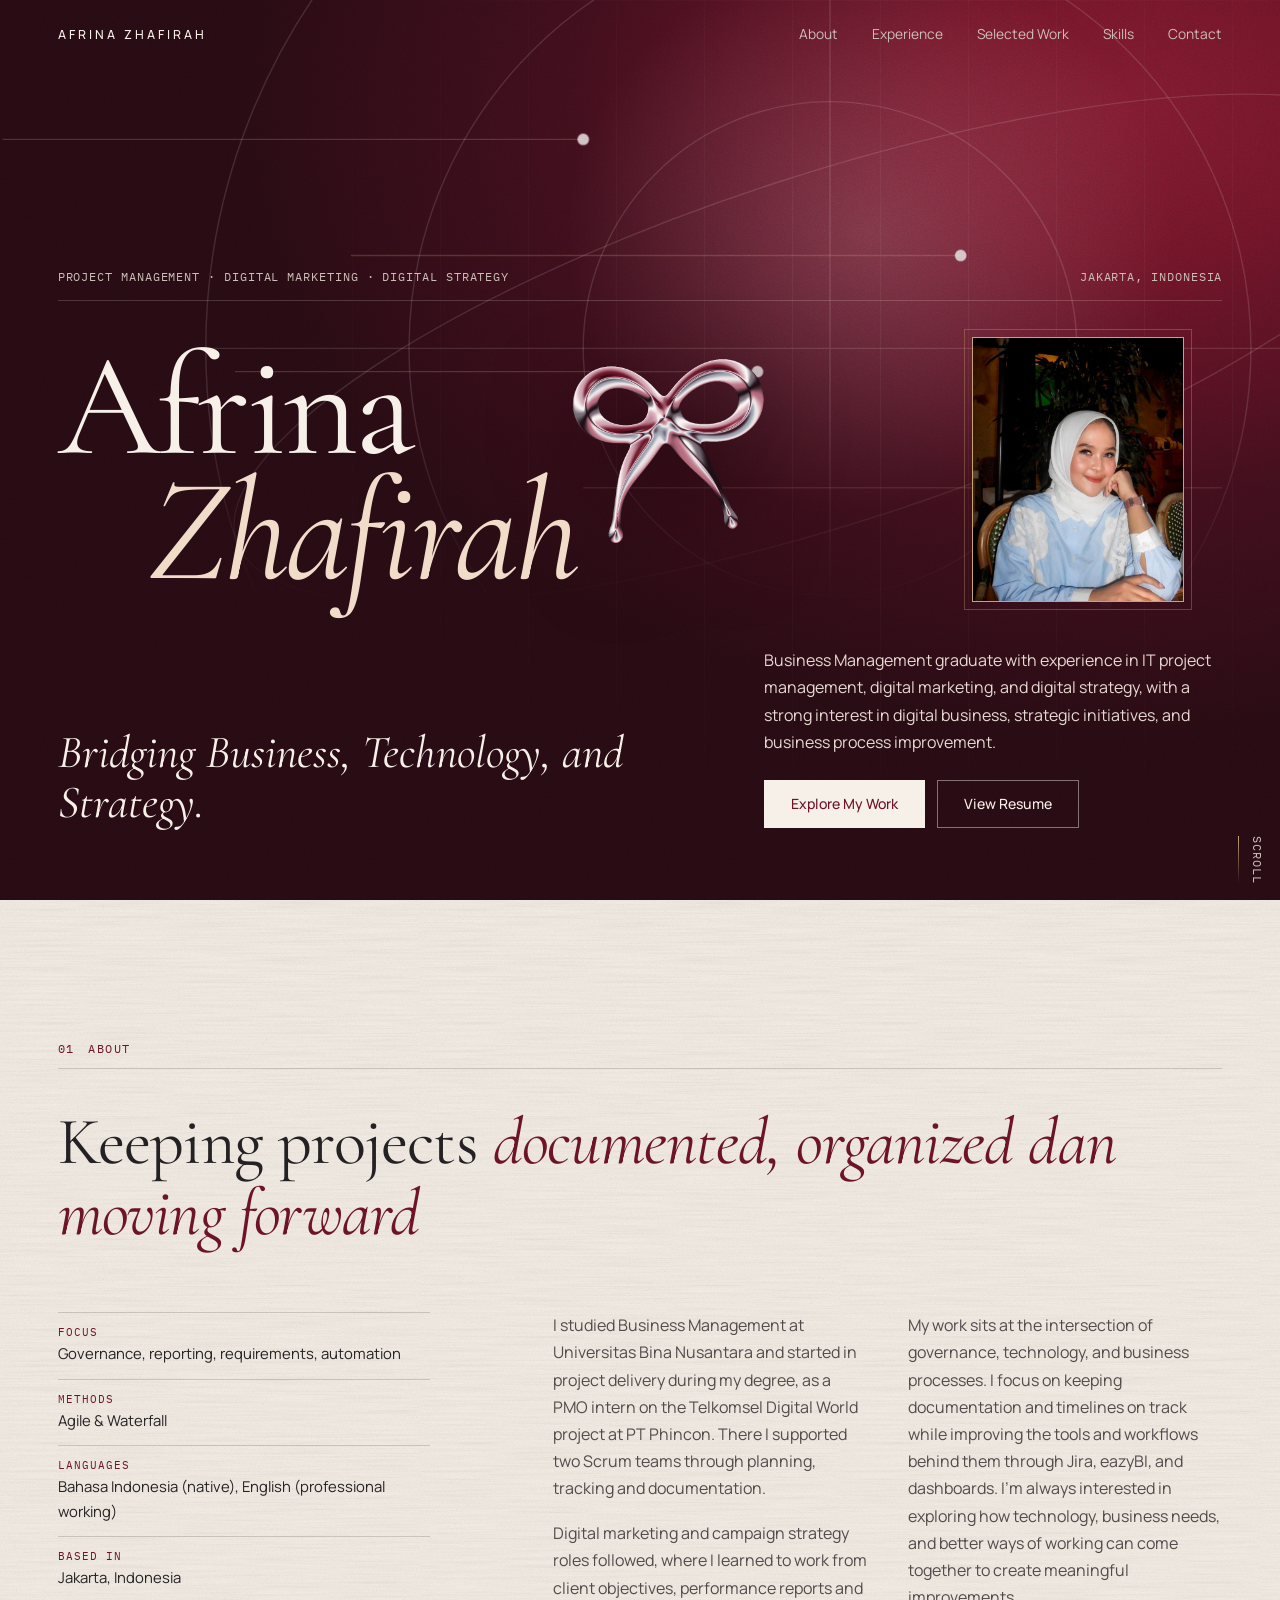
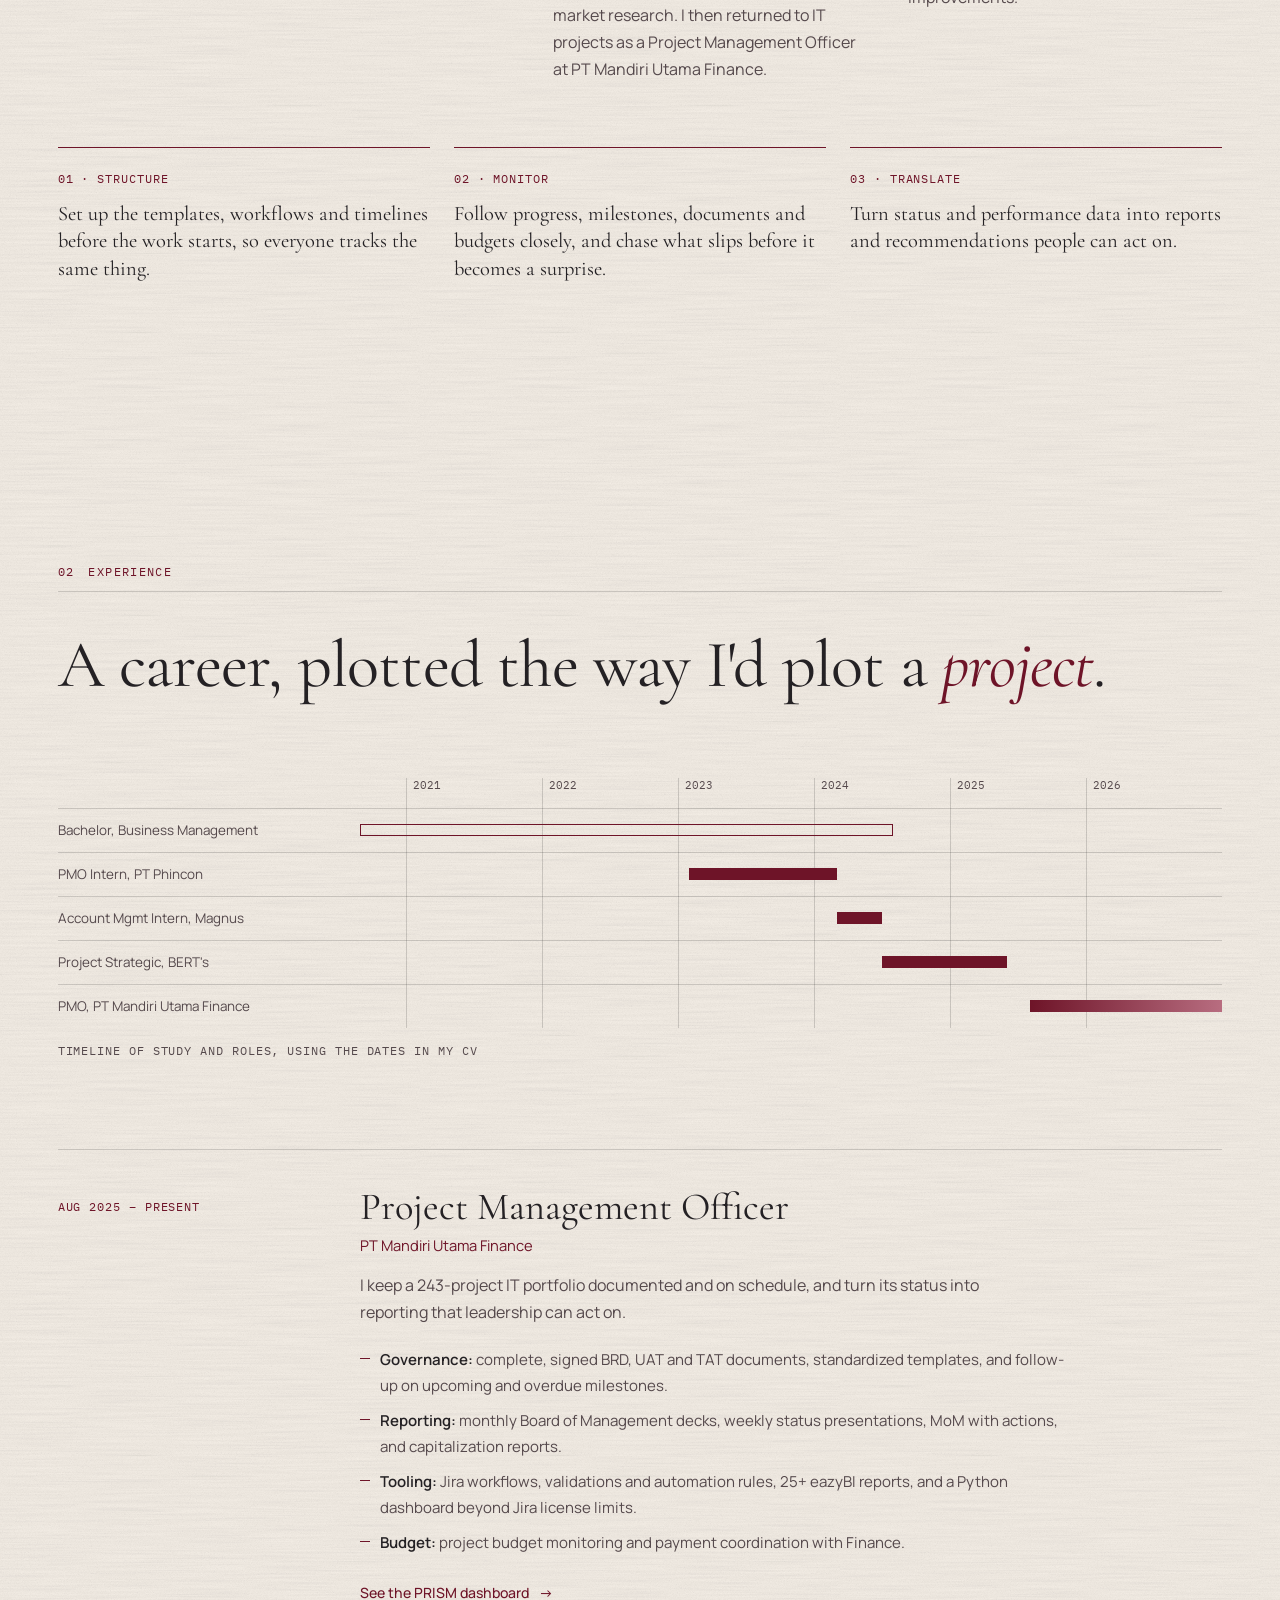
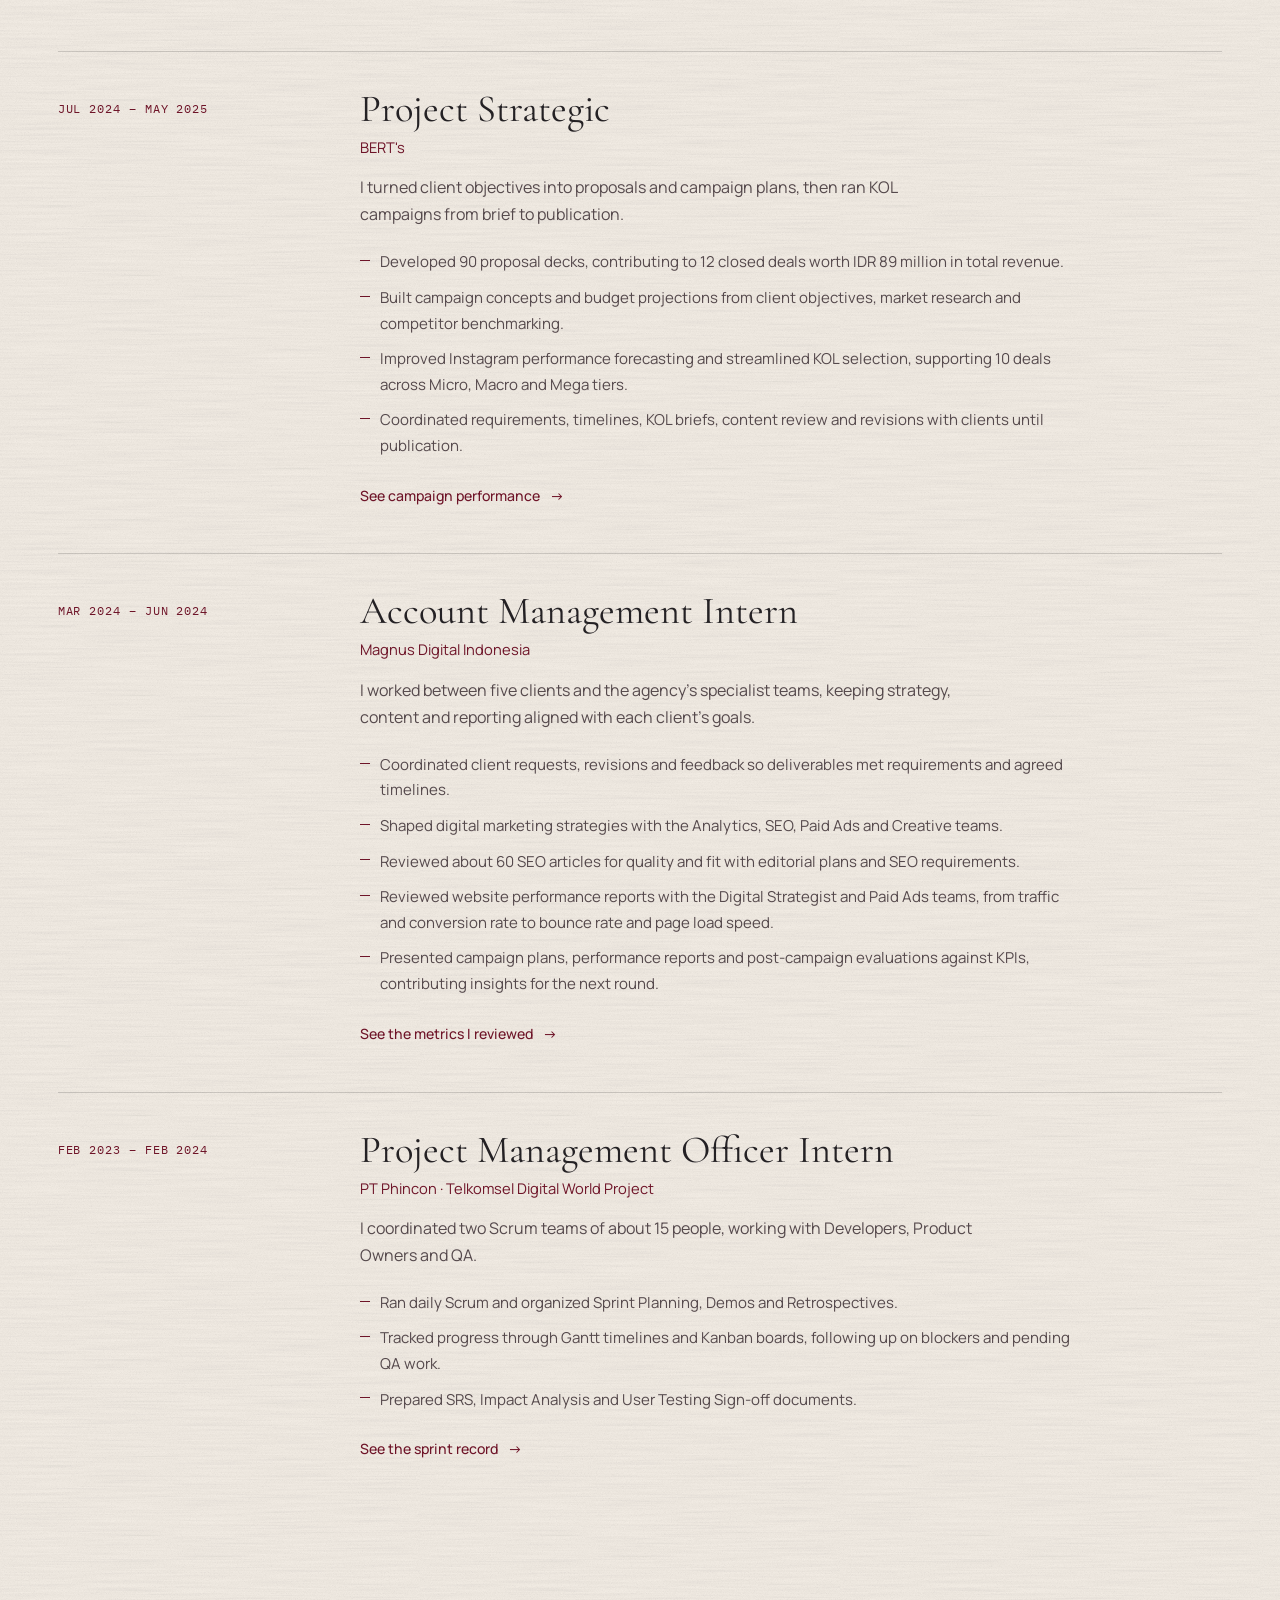
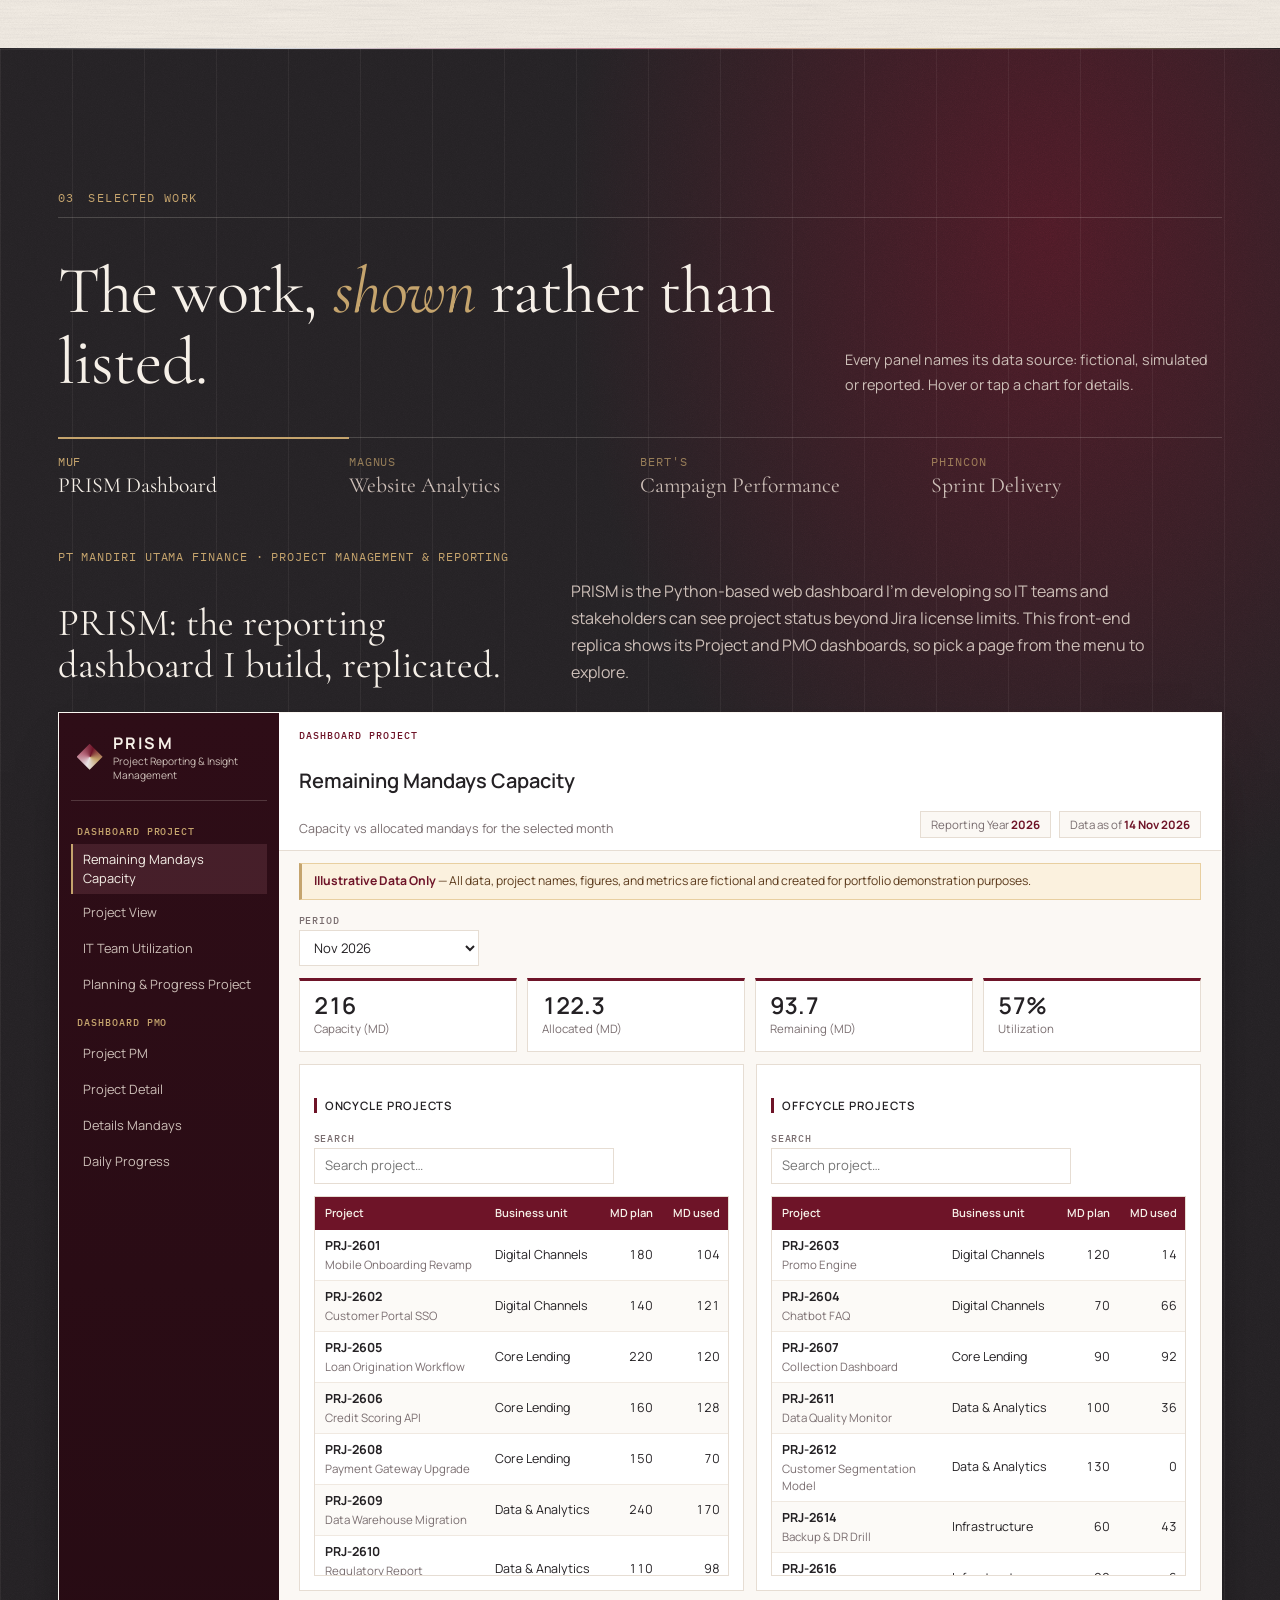
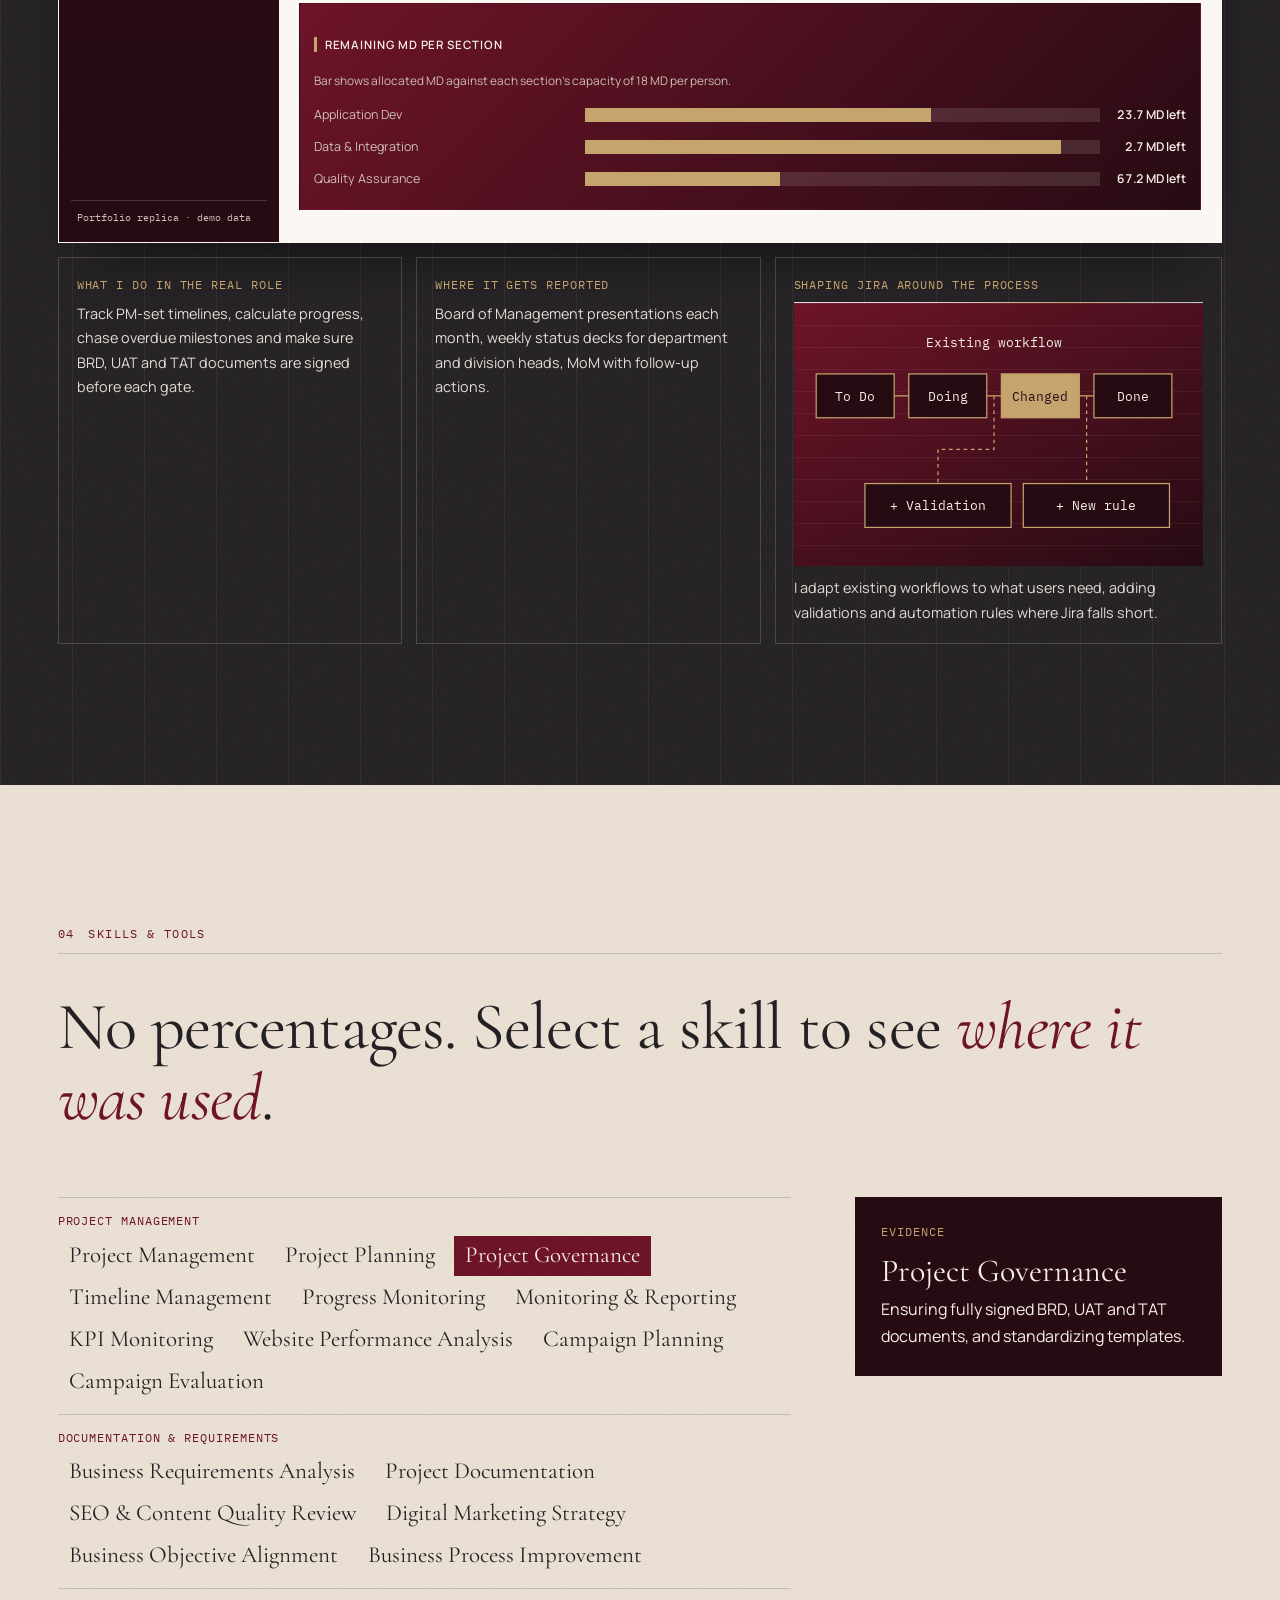
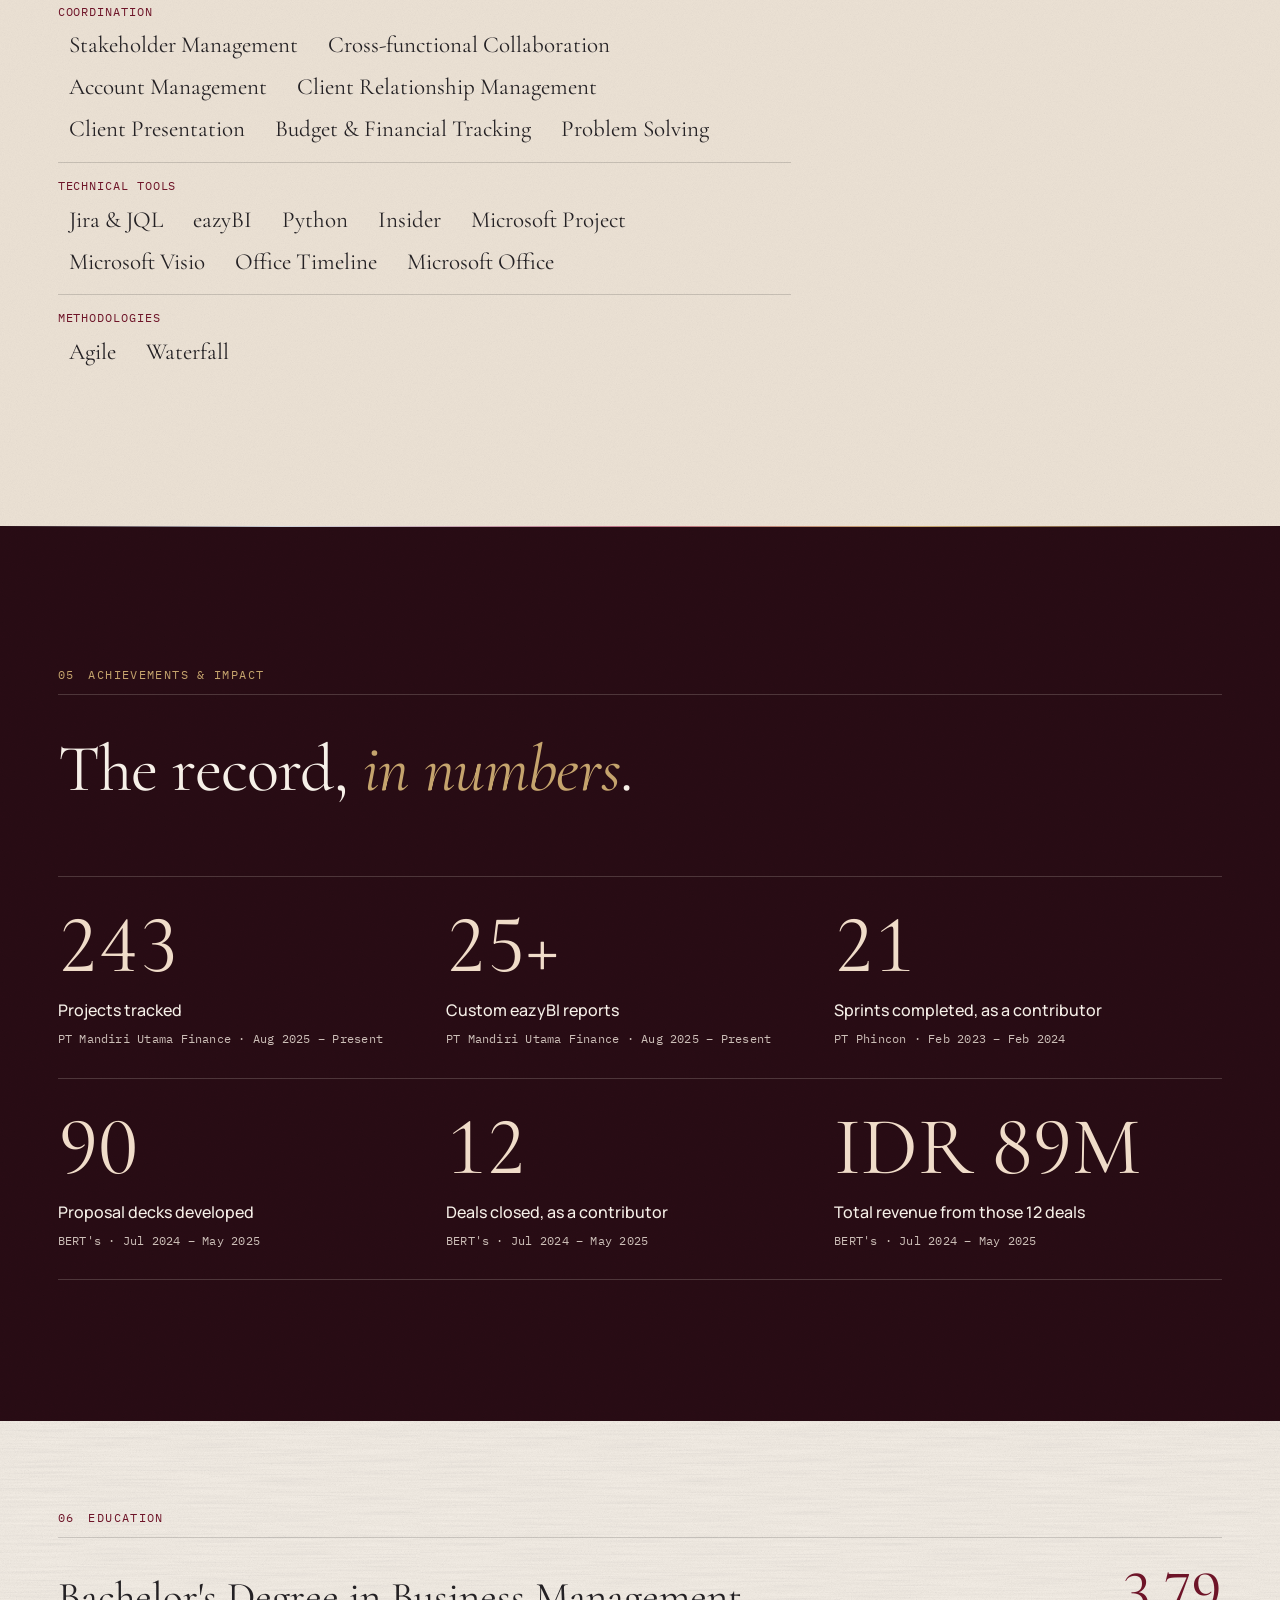
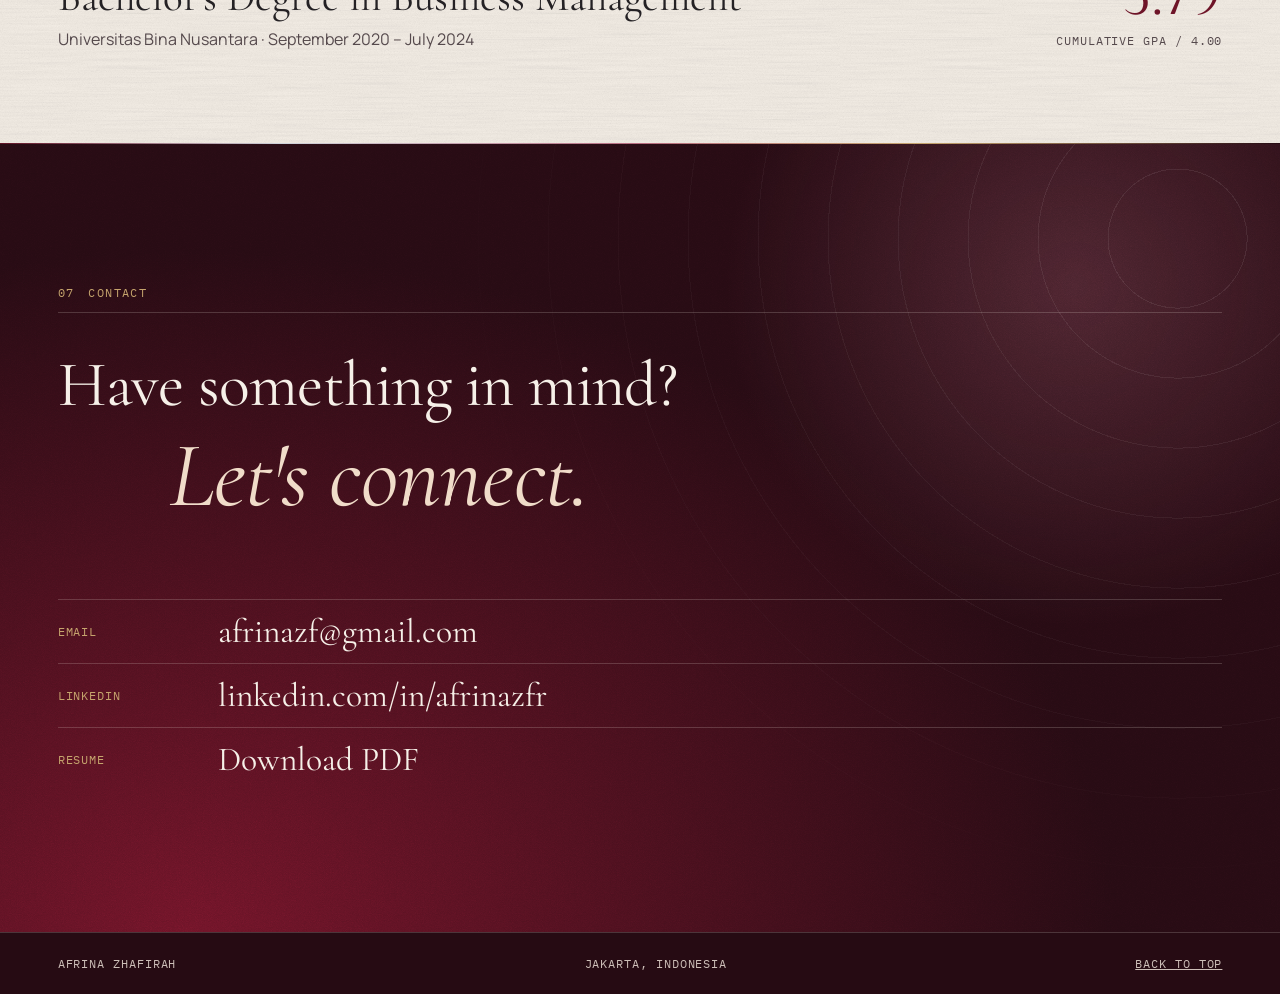
<file: index.html>
<!doctype html>
<html lang="en">
<head>
  <meta charset="utf-8">
  <meta name="viewport" content="width=device-width, initial-scale=1">
  <title>Afrina Zhafirah | Project Management, Digital Marketing &amp; Strategy</title>
  <meta name="description" content="Portfolio of Afrina Zhafirah, a Business Management graduate in Jakarta with experience across IT project management, digital marketing and digital strategy.">
  <meta property="og:title" content="Afrina Zhafirah | Project Management, Digital Marketing &amp; Strategy">
  <meta property="og:description" content="Bridging business, technology, and strategy: project monitoring and reporting, website performance and campaign evaluation.">
  <meta property="og:type" content="website">
  <meta property="og:url" content="https://afrinazfr.github.io/Portfolio/">
  <meta property="og:image" content="https://afrinazfr.github.io/Portfolio/assets/og-image.png">
  <meta property="og:image:width" content="1200">
  <meta property="og:image:height" content="630">
  <meta property="og:image:alt" content="Afrina Zhafirah, Project Management, Digital Marketing and Digital Strategy portfolio">
  <meta name="twitter:card" content="summary_large_image">
  <meta name="theme-color" content="#260B13">
  <link rel="icon" href="assets/favicon.svg" type="image/svg+xml">
  <link rel="preconnect" href="https://fonts.googleapis.com">
  <link rel="preconnect" href="https://fonts.gstatic.com" crossorigin>
  <link href="https://fonts.googleapis.com/css2?family=Cormorant+Garamond:ital,wght@0,400;0,500;0,600;1,400;1,500&family=IBM+Plex+Mono:wght@400;500&family=Manrope:wght@400;500;600&display=swap" rel="stylesheet">
  <link rel="stylesheet" href="css/styles.css?v=20261115d">
  <script>document.documentElement.classList.add('js')</script>
</head>
<body>
  <a class="skip" href="#main">Skip to content</a>

  <header class="nav" id="nav">
    <div class="nav__inner">
      <a class="nav__mark" href="#top">Afrina Zhafirah</a>
      <button class="nav__toggle" id="navToggle" aria-expanded="false" aria-controls="navLinks">Menu</button>
      <nav id="navLinks" class="nav__links" aria-label="Primary">
        <a href="#about">About</a>
        <a href="#experience">Experience</a>
        <a href="#work">Selected Work</a>
        <a href="#skills">Skills</a>
        <a href="#contact">Contact</a>
      </nav>
    </div>
  </header>

  <main id="main">
    <!-- HERO -->
    <section class="hero" id="top">
      <svg class="hero__lines" viewBox="0 0 1000 620" preserveAspectRatio="xMaxYMid slice" aria-hidden="true">
        <g class="orbits">
          <circle cx="690" cy="240" r="170"/><circle cx="690" cy="240" r="290"/><circle cx="690" cy="240" r="430"/>
          <ellipse cx="690" cy="240" rx="430" ry="120" transform="rotate(-18 690 240)"/>
          <path d="M690 0V480M250 240H1000"/>
        </g>
        <g class="bars">
          <path d="M120 96H520"/><path d="M360 176H780"/><path d="M280 256H640"/>
          <path d="M520 336H960"/><path d="M640 416H880"/><path d="M430 496H720"/>
        </g>
        <g class="nodes">
          <circle cx="520" cy="96" r="4"/><circle cx="780" cy="176" r="4"/><circle cx="640" cy="256" r="4"/>
          <circle cx="880" cy="416" r="4"/><circle cx="720" cy="496" r="4"/>
        </g>
      </svg>
      <div class="wrap hero__body">
        <p class="mono hero__tag"><span>Project Management · Digital Marketing · Digital Strategy</span><span>Jakarta, Indonesia</span></p>
        <div class="hero__top">
          <img class="chrome" src="assets/chrome.png?v=bow2" alt="" width="900" height="900" aria-hidden="true">
          <h1 class="hero__name"><span>Afrina</span> <em>Zhafirah</em></h1>
          <!-- Portrait: save your photo as assets/portrait.jpg and it replaces this placeholder. -->
          <figure class="portrait">
            <figcaption class="mono">Portrait placeholder</figcaption>
            <img src="assets/portrait.jpg?v=2" alt="Portrait of Afrina Zhafirah" onerror="this.remove()">
          </figure>
        </div>
        <div class="hero__foot">
          <div>
            <p class="hero__headline">Bridging Business, Technology, and Strategy.</p>
          </div>
          <div>
            <p class="hero__intro">Business Management graduate with experience in IT project management, digital marketing, and digital strategy, with a strong interest in digital business, strategic initiatives, and business process improvement.</p>
            <div class="hero__cta">
              <a class="btn btn--primary" href="#work">Explore My Work</a>
              <a class="btn btn--ghost" href="resume.html">View Resume</a>
            </div>
          </div>
        </div>
      </div>
      <a class="hero__scroll mono" href="#about">Scroll<span aria-hidden="true"></span></a>
    </section>

    <!-- ABOUT -->
    <section class="sec sec--ivory" id="about">
      <div class="wrap about">
        <p class="label reveal"><span>01</span> About</p>
        <h2 class="display reveal">Keeping projects <em>documented, organized dan moving forward</em></h2>
        <div class="about__text reveal">
          <p>I studied Business Management at Universitas Bina Nusantara and started in project delivery during my degree, as a PMO intern on the Telkomsel Digital World project at PT Phincon. There I supported two Scrum teams through planning, tracking and documentation.</p>
          <p>Digital marketing and campaign strategy roles followed, where I learned to work from client objectives, performance reports and market research. I then returned to IT projects as a Project Management Officer at PT Mandiri Utama Finance.</p>
          <p>My work sits at the intersection of governance, technology, and business processes. I focus on keeping documentation and timelines on track while improving the tools and workflows behind them through Jira, eazyBI, and dashboards. I’m always interested in exploring how technology, business needs, and better ways of working can come together to create meaningful improvements.</p>
        </div>
        <dl class="facts reveal">
          <div><dt>Focus</dt><dd>Governance, reporting, requirements, automation</dd></div>
          <div><dt>Methods</dt><dd>Agile &amp; Waterfall</dd></div>
          <div><dt>Languages</dt><dd>Bahasa Indonesia (native), English (professional working)</dd></div>
          <div><dt>Based in</dt><dd>Jakarta, Indonesia</dd></div>
        </dl>
        <ol class="approach reveal" aria-label="How I work">
          <li><span class="mono">01 · Structure</span><p>Set up the templates, workflows and timelines before the work starts, so everyone tracks the same thing.</p></li>
          <li><span class="mono">02 · Monitor</span><p>Follow progress, milestones, documents and budgets closely, and chase what slips before it becomes a surprise.</p></li>
          <li><span class="mono">03 · Translate</span><p>Turn status and performance data into reports and recommendations people can act on.</p></li>
        </ol>
      </div>
    </section>

    <!-- EXPERIENCE -->
    <section class="sec sec--ivory" id="experience">
      <div class="wrap">
        <p class="label reveal"><span>02</span> Experience</p>
        <h2 class="display reveal">A career, plotted the way I'd plot a <em>project</em>.</h2>
        <figure class="gantt reveal" aria-labelledby="ganttCap">
          <div id="gantt" class="gantt__chart"></div>
          <figcaption id="ganttCap" class="mono">Timeline of study and roles, using the dates in my CV</figcaption>
        </figure>

        <div class="timeline">
          <article class="role reveal">
            <p class="role__date mono">Aug 2025 – Present</p>
            <div>
              <h3>Project Management Officer</h3>
              <p class="role__co">PT Mandiri Utama Finance</p>
              <p class="role__sum">I keep a 243-project IT portfolio documented and on schedule, and turn its status into reporting that leadership can act on.</p>
              <ul class="ticks">
                <li><strong>Governance:</strong> complete, signed BRD, UAT and TAT documents, standardized templates, and follow-up on upcoming and overdue milestones.</li>
                <li><strong>Reporting:</strong> monthly Board of Management decks, weekly status presentations, MoM with actions, and capitalization reports.</li>
                <li><strong>Tooling:</strong> Jira workflows, validations and automation rules, 25+ eazyBI reports, and a Python dashboard beyond Jira license limits.</li>
                <li><strong>Budget:</strong> project budget monitoring and payment coordination with Finance.</li>
              </ul>
              <a class="role__link" href="#work" data-open="muf">See the PRISM dashboard</a>
            </div>
          </article>

          <article class="role reveal">
            <p class="role__date mono">Jul 2024 – May 2025</p>
            <div>
              <h3>Project Strategic</h3>
              <p class="role__co">BERT's</p>
              <p class="role__sum">I turned client objectives into proposals and campaign plans, then ran KOL campaigns from brief to publication.</p>
              <ul class="ticks">
                <li>Developed 90 proposal decks, contributing to 12 closed deals worth IDR 89 million in total revenue.</li>
                <li>Built campaign concepts and budget projections from client objectives, market research and competitor benchmarking.</li>
                <li>Improved Instagram performance forecasting and streamlined KOL selection, supporting 10 deals across Micro, Macro and Mega tiers.</li>
                <li>Coordinated requirements, timelines, KOL briefs, content review and revisions with clients until publication.</li>
              </ul>
              <a class="role__link" href="#work" data-open="bert">See campaign performance</a>
            </div>
          </article>

          <article class="role reveal">
            <p class="role__date mono">Mar 2024 – Jun 2024</p>
            <div>
              <h3>Account Management Intern</h3>
              <p class="role__co">Magnus Digital Indonesia</p>
              <p class="role__sum">I worked between five clients and the agency's specialist teams, keeping strategy, content and reporting aligned with each client's goals.</p>
              <ul class="ticks">
                <li>Coordinated client requests, revisions and feedback so deliverables met requirements and agreed timelines.</li>
                <li>Shaped digital marketing strategies with the Analytics, SEO, Paid Ads and Creative teams.</li>
                <li>Reviewed about 60 SEO articles for quality and fit with editorial plans and SEO requirements.</li>
                <li>Reviewed website performance reports with the Digital Strategist and Paid Ads teams, from traffic and conversion rate to bounce rate and page load speed.</li>
                <li>Presented campaign plans, performance reports and post-campaign evaluations against KPIs, contributing insights for the next round.</li>
              </ul>
              <a class="role__link" href="#work" data-open="magnus">See the metrics I reviewed</a>
            </div>
          </article>

          <article class="role reveal">
            <p class="role__date mono">Feb 2023 – Feb 2024</p>
            <div>
              <h3>Project Management Officer Intern</h3>
              <p class="role__co">PT Phincon · Telkomsel Digital World Project</p>
              <p class="role__sum">I coordinated two Scrum teams of about 15 people, working with Developers, Product Owners and QA.</p>
              <ul class="ticks">
                <li>Ran daily Scrum and organized Sprint Planning, Demos and Retrospectives.</li>
                <li>Tracked progress through Gantt timelines and Kanban boards, following up on blockers and pending QA work.</li>
                <li>Prepared SRS, Impact Analysis and User Testing Sign-off documents.</li>
              </ul>
              <a class="role__link" href="#work" data-open="phincon">See the sprint record</a>
            </div>
          </article>
        </div>
      </div>
    </section>

    <!-- WORK -->
    <section class="sec sec--dark" id="work">
      <div class="wrap">
        <p class="label reveal"><span>03</span> Selected Work</p>
        <div class="work__head">
          <h2 class="display reveal">The work, <em>shown</em> rather than listed.</h2>
          <p class="note reveal">Every panel names its data source: fictional, simulated or reported. Hover or tap a chart for details.</p>
        </div>

        <p class="wtabs__hint mono">Tap a card to switch the work shown below</p>
        <div class="wtabs reveal" role="tablist" aria-label="Selected work by experience">
          <button role="tab" id="tab-muf" aria-controls="panel-muf" aria-selected="true"><span class="mono">MUF</span>PRISM Dashboard</button>
          <button role="tab" id="tab-magnus" aria-controls="panel-magnus" aria-selected="false" tabindex="-1"><span class="mono">Magnus</span>Website Analytics</button>
          <button role="tab" id="tab-bert" aria-controls="panel-bert" aria-selected="false" tabindex="-1"><span class="mono">BERT's</span>Campaign Performance</button>
          <button role="tab" id="tab-phincon" aria-controls="panel-phincon" aria-selected="false" tabindex="-1"><span class="mono">Phincon</span>Sprint Delivery</button>
        </div>

        <!-- MUF -->
        <div class="wpanel" role="tabpanel" id="panel-muf" aria-labelledby="tab-muf">
          <div class="wpanel__intro">
            <p class="mono">PT Mandiri Utama Finance · Project Management &amp; Reporting</p>
            <h3>PRISM: the reporting dashboard I build, replicated.</h3>
            <p>PRISM is the Python-based web dashboard I'm developing so IT teams and stakeholders can see project status beyond Jira license limits. This front-end replica shows its Project and PMO dashboards, so pick a page from the menu to explore.</p>
          </div>
          <div class="pz" id="prism">
            <aside class="pz__side">
              <div class="pz__brand"><i aria-hidden="true"></i><div><b>PRISM</b><span>Project Reporting &amp; Insight Management</span></div></div>
              <nav class="pz__nav" id="pzNav" aria-label="PRISM pages"></nav>
              <p class="pz__ver">Portfolio replica · demo data</p>
            </aside>
            <div class="pz__main">
              <div class="pz__top">
                <div><p class="pz__crumb" id="pzGroup"></p><h4 id="pzTitle"></h4><p class="pz__sub" id="pzSub"></p></div>
                <div class="pz__meta"><span>Reporting Year <b id="pzYear"></b></span><span>Data as of <b id="pzDate"></b></span></div>
              </div>
              <label class="pz__mnav"><span>Page</span><select id="pzMnav"></select></label>
              <p class="pz__disc"><strong>Illustrative Data Only</strong> — All data, project names, figures, and metrics are fictional and created for portfolio demonstration purposes.</p>
              <div class="pz__body" id="pzBody" aria-live="polite"><noscript>This dashboard needs JavaScript.</noscript></div>
            </div>
          </div>
          <div class="notes">
            <div class="note-card">
              <p class="mono">What I do in the real role</p>
              <p>Track PM-set timelines, calculate progress, chase overdue milestones and make sure BRD, UAT and TAT documents are signed before each gate.</p>
            </div>
            <div class="note-card">
              <p class="mono">Where it gets reported</p>
              <p>Board of Management presentations each month, weekly status decks for department and division heads, MoM with follow-up actions.</p>
            </div>
            <div class="note-card note-card--fig">
              <p class="mono">Shaping Jira around the process</p>
              <div class="case__fig">
                <svg viewBox="0 0 320 200" role="img" aria-label="Illustrative diagram: an existing Jira workflow with a step changed for user needs, plus a new validation and a new automation rule attached to its transitions">
                  <path class="ln" d="M74 68H238"/>
                  <path class="ln ln--d" d="M156 68V112H110V140M232 68V140"/>
                  <g class="box"><rect x="10" y="50" width="64" height="36"/><rect x="86" y="50" width="64" height="36"/><rect x="238" y="50" width="64" height="36"/><rect class="new" x="162" y="50" width="64" height="36"/></g>
                  <g class="box"><rect x="50" y="140" width="120" height="36"/><rect x="180" y="140" width="120" height="36"/></g>
                  <g class="tx"><text x="42" y="72">To Do</text><text x="118" y="72">Doing</text><text class="on-gold" x="194" y="72">Changed</text><text x="270" y="72">Done</text><text x="110" y="162">+ Validation</text><text x="240" y="162">+ New rule</text><text x="156" y="28">Existing workflow</text></g>
                </svg>
              </div>
              <p>I adapt existing workflows to what users need, adding validations and automation rules where Jira falls short.</p>
            </div>
          </div>
        </div>

        <!-- MAGNUS -->
        <div class="wpanel" role="tabpanel" id="panel-magnus" aria-labelledby="tab-magnus" hidden>
          <div class="wpanel__intro">
            <p class="mono">Magnus Digital Indonesia · Digital Marketing &amp; Website Analytics</p>
            <h3>The six signals behind a website performance review.</h3>
            <p>These are the indicators I reviewed with the Digital Strategist and Paid Ads teams. Each one answers a different question about whether a campaign is working.</p>
          </div>
          <p class="disclaimer"><strong>Illustrative Data Only</strong> — Metrics are simulated for portfolio visualization purposes.</p>
          <div class="metrics" id="magnusGrid"></div>
        </div>

        <!-- BERT -->
        <div class="wpanel" role="tabpanel" id="panel-bert" aria-labelledby="tab-bert" hidden>
          <div class="wpanel__intro">
            <p class="mono">BERT's · Digital Strategy &amp; Campaign Performance</p>
            <h3>Instagram brought the scale. TikTok earned more engagement per play.</h3>
            <p>Campaign results across 47 KOLs on two platforms. Comparing each platform's share of the results with its interaction rate shows where reach came from and where content resonated.</p>
          </div>
          <p class="source mono">Reported campaign figures · not simulated</p>
          <div class="kpis" id="bertKpis"></div>
          <div class="bert">
            <div class="panel-card">
              <h4>Where did the results come from?</h4>
              <p class="panel-card__sub">Share of each total, Instagram vs TikTok</p>
              <div id="bertShare"></div>
            </div>
            <div class="panel-card">
              <h4>Which platform engaged better per play?</h4>
              <p class="panel-card__sub">Interaction rate by plays = interactions ÷ plays × 100%</p>
              <div id="bertRate"></div>
            </div>
          </div>
          <p class="footnote">Reported Audience is not unique users. Instagram combines reported viewers and reach; the overall figure adds Instagram's reported audience to TikTok's viewers.</p>
        </div>

        <!-- PHINCON -->
        <div class="wpanel" role="tabpanel" id="panel-phincon" aria-labelledby="tab-phincon" hidden>
          <div class="wpanel__intro">
            <p class="mono">PT Phincon · Telkomsel Digital World Project</p>
            <h3>Twenty-one sprints, one rhythm.</h3>
            <p>Delivery depended on the cadence holding every sprint: plan, build and test, demo, look back. My job was keeping two teams on that cadence and unblocking whatever threatened it.</p>
          </div>
          <div class="sprints">
            <div class="sprints__row" id="sprintRow" role="img" aria-label="21 completed sprints"></div>
            <div class="sprints__meta">
              <div><strong>21</strong><span>sprints completed, as a contributor</span></div>
              <div><strong>2</strong><span>Scrum teams</span></div>
              <div><strong>~15</strong><span>Developers, POs and QA</span></div>
            </div>
            <ol class="cycle">
              <li><span class="mono">01</span>Sprint Planning<small>Scope agreed with POs</small></li>
              <li><span class="mono">02</span>Daily Scrum<small>Progress, blockers, follow-ups</small></li>
              <li><span class="mono">03</span>Sprint Demo<small>Deliverables checked against requirements</small></li>
              <li><span class="mono">04</span>Retrospective<small>What to change next sprint</small></li>
            </ol>
            <p class="footnote">Counts from my CV. Sprint cells are a visual count, not a timeline.</p>
          </div>
        </div>
      </div>
    </section>

    <!-- SKILLS -->
    <section class="sec sec--sand" id="skills">
      <div class="wrap">
        <p class="label reveal"><span>04</span> Skills &amp; Tools</p>
        <h2 class="display reveal">No percentages. Select a skill to see <em>where it was used</em>.</h2>
        <div class="skills reveal">
          <div class="skills__groups" id="skillGroups">
            <div><h3 class="mono">Project Management</h3>
              <button data-e="Tracking PM-set timelines, progress and milestones across 243 projects at PT Mandiri Utama Finance.">Project Management</button>
              <button data-e="Gantt timelines and sprint planning support on the Telkomsel Digital World project.">Project Planning</button>
              <button data-e="Ensuring fully signed BRD, UAT and TAT documents, and standardizing templates.">Project Governance</button>
              <button data-e="Tracking PM-set timelines and following up on upcoming and overdue milestones at MUF; maintaining Gantt timelines at Phincon.">Timeline Management</button>
              <button data-e="Calculating project progress percentages at MUF; tracking daily development and QA progress through Kanban boards at Phincon.">Progress Monitoring</button>
              <button data-e="Board of Management and weekly status presentations, MoM and capitalization reports.">Monitoring &amp; Reporting</button>
              <button data-e="Reviewing campaign results against agreed KPIs in performance reports and post-campaign evaluations at Magnus.">KPI Monitoring</button>
              <button data-e="Reviewing website performance reports with the Digital Strategist and Paid Ads teams at Magnus: traffic, conversion rate, bounce rate and page load speed.">Website Performance Analysis</button>
              <button data-e="Presenting campaign plans to Magnus clients; preparing campaign concepts and budget projections at BERT's.">Campaign Planning</button>
              <button data-e="Post-campaign evaluations against KPIs at Magnus, contributing insights for future improvements.">Campaign Evaluation</button>
            </div>
            <div><h3 class="mono">Documentation &amp; Requirements</h3>
              <button data-e="Gathering user requirements and translating them into Jira enhancements; requirement gathering for campaigns at BERT's.">Business Requirements Analysis</button>
              <button data-e="BRD, UAT sign-off, TAT, SRS, Impact Analysis and User Testing Sign-offs.">Project Documentation</button>
              <button data-e="Reviewing about 60 SEO articles at Magnus for content quality and fit with editorial plans and SEO requirements.">SEO &amp; Content Quality Review</button>
              <button data-e="Shaping digital marketing strategies with the Analytics, SEO, Paid Ads and Creative teams at Magnus, aligned with each client's objectives.">Digital Marketing Strategy</button>
              <button data-e="Checking deliverables against client objectives before final delivery at Magnus, and project deliverables against signed business requirements at MUF.">Business Objective Alignment</button>
              <button data-e="Standardizing documentation templates and adapting Jira workflows, validations and automation rules to how teams actually work at MUF.">Business Process Improvement</button>
            </div>
            <div><h3 class="mono">Coordination</h3>
              <button data-e="Leadership reporting at MUF, Product Owners at Phincon, and clients at Magnus and BERT's.">Stakeholder Management</button>
              <button data-e="Developers, POs and QA at Phincon; Analytics, SEO, Paid Ads and Creative at Magnus; Finance at Mandiri Utama Finance.">Cross-functional Collaboration</button>
              <button data-e="Supporting account management for five clients across different industries at Magnus.">Account Management</button>
              <button data-e="Coordinating client requests, revisions and feedback at Magnus until deliverables met requirements and agreed timelines.">Client Relationship Management</button>
              <button data-e="Presenting campaign plans, performance reports and post-campaign evaluations to Magnus clients; leadership presentations at MUF.">Client Presentation</button>
              <button data-e="Monitoring project budgets and consolidating POs, invoices, tax invoices and payment records with Finance.">Budget &amp; Financial Tracking</button>
              <button data-e="Addressing sprint blockers, and building solutions to overcome system limitations in Jira.">Problem Solving</button>
            </div>
            <div><h3 class="mono">Technical Tools</h3>
              <button data-e="Workflows, automation rules, validation rules and JQL at PT Mandiri Utama Finance.">Jira &amp; JQL</button>
              <button data-e="25+ custom eazyBI for Jira reports for project monitoring and reporting.">eazyBI</button>
              <button data-e="A Python-based web dashboard for IT teams and project stakeholders.">Python</button>
              <button data-e="A customer engagement platform I've used in my digital marketing work.">Insider</button>
              <button data-e="Listed as a technical skill in my CV.">Microsoft Project</button>
              <button data-e="Listed as a technical skill in my CV.">Microsoft Visio</button>
              <button data-e="Listed as a technical skill in my CV.">Office Timeline</button>
              <button data-e="Excel, Word and PowerPoint, listed as technical skills in my CV.">Microsoft Office</button>
            </div>
            <div><h3 class="mono">Methodologies</h3>
              <button data-e="Two Scrum teams through 21 sprints on the Telkomsel Digital World project.">Agile</button>
              <button data-e="Listed as a methodology in my CV, alongside Agile.">Waterfall</button>
            </div>
          </div>
          <aside class="skills__panel" aria-live="polite">
            <p class="mono">Evidence</p>
            <p class="skills__name" id="skillName">Project Governance</p>
            <p id="skillText">Ensuring fully signed BRD, UAT and TAT documents, and standardizing templates.</p>
          </aside>
        </div>
      </div>
    </section>

    <!-- IMPACT -->
    <section class="sec sec--cherry" id="impact">
      <div class="wrap">
        <p class="label reveal"><span>05</span> Achievements &amp; Impact</p>
        <h2 class="display reveal">The record, <em>in numbers</em>.</h2>
        <div class="ledger">
          <div class="reveal"><p class="num" data-count="243">243</p><h3>Projects tracked</h3><p class="mono">PT Mandiri Utama Finance · Aug 2025 – Present</p></div>
          <div class="reveal"><p class="num" data-count="25" data-suffix="+">25+</p><h3>Custom eazyBI reports</h3><p class="mono">PT Mandiri Utama Finance · Aug 2025 – Present</p></div>
          <div class="reveal"><p class="num" data-count="21">21</p><h3>Sprints completed, as a contributor</h3><p class="mono">PT Phincon · Feb 2023 – Feb 2024</p></div>
          <div class="reveal"><p class="num" data-count="90">90</p><h3>Proposal decks developed</h3><p class="mono">BERT's · Jul 2024 – May 2025</p></div>
          <div class="reveal"><p class="num" data-count="12">12</p><h3>Deals closed, as a contributor</h3><p class="mono">BERT's · Jul 2024 – May 2025</p></div>
          <div class="reveal"><p class="num" data-count="89" data-prefix="IDR " data-suffix="M">IDR 89M</p><h3>Total revenue from those 12 deals</h3><p class="mono">BERT's · Jul 2024 – May 2025</p></div>
        </div>
      </div>
    </section>

    <!-- EDUCATION -->
    <section class="sec sec--ivory sec--tight" id="education">
      <div class="wrap edu reveal">
        <p class="label"><span>06</span> Education</p>
        <div>
          <h2>Bachelor's Degree in Business Management</h2>
          <p>Universitas Bina Nusantara · September 2020 – July 2024</p>
        </div>
        <p class="edu__gpa"><strong>3.79</strong><span class="mono">Cumulative GPA / 4.00</span></p>
      </div>
    </section>

    <!-- CONTACT -->
    <section class="sec contact" id="contact">
      <div class="wrap">
        <p class="label reveal"><span>07</span> Contact</p>
        <h2 class="contact__title reveal">Have something in mind?<em>Let's connect.</em></h2>
        <ul class="contact__links reveal">
          <li><span class="mono">Email</span><a href="mailto:afrinazf@gmail.com">afrinazf@gmail.com</a></li>
          <li><span class="mono">LinkedIn</span><a href="https://www.linkedin.com/in/afrinazfr/" target="_blank" rel="noopener">linkedin.com/in/afrinazfr</a></li>
          <li><span class="mono">Resume</span><a href="assets/Afrina-Zhafirah-Resume.pdf" download>Download PDF</a></li>
        </ul>
      </div>
    </section>
  </main>

  <footer class="foot">
    <div class="wrap mono"><span>Afrina Zhafirah</span><span>Jakarta, Indonesia</span><a href="#top">Back to top</a></div>
  </footer>

  <script src="js/data.js?v=20261115d"></script>
  <script src="js/work.js?v=20261115d"></script>
  <script src="js/prism.js?v=20261115d"></script>
  <script src="js/main.js?v=20261115d"></script>
  <script src="js/cursor.js?v=20261115d"></script>
</body>
</html>
</file>
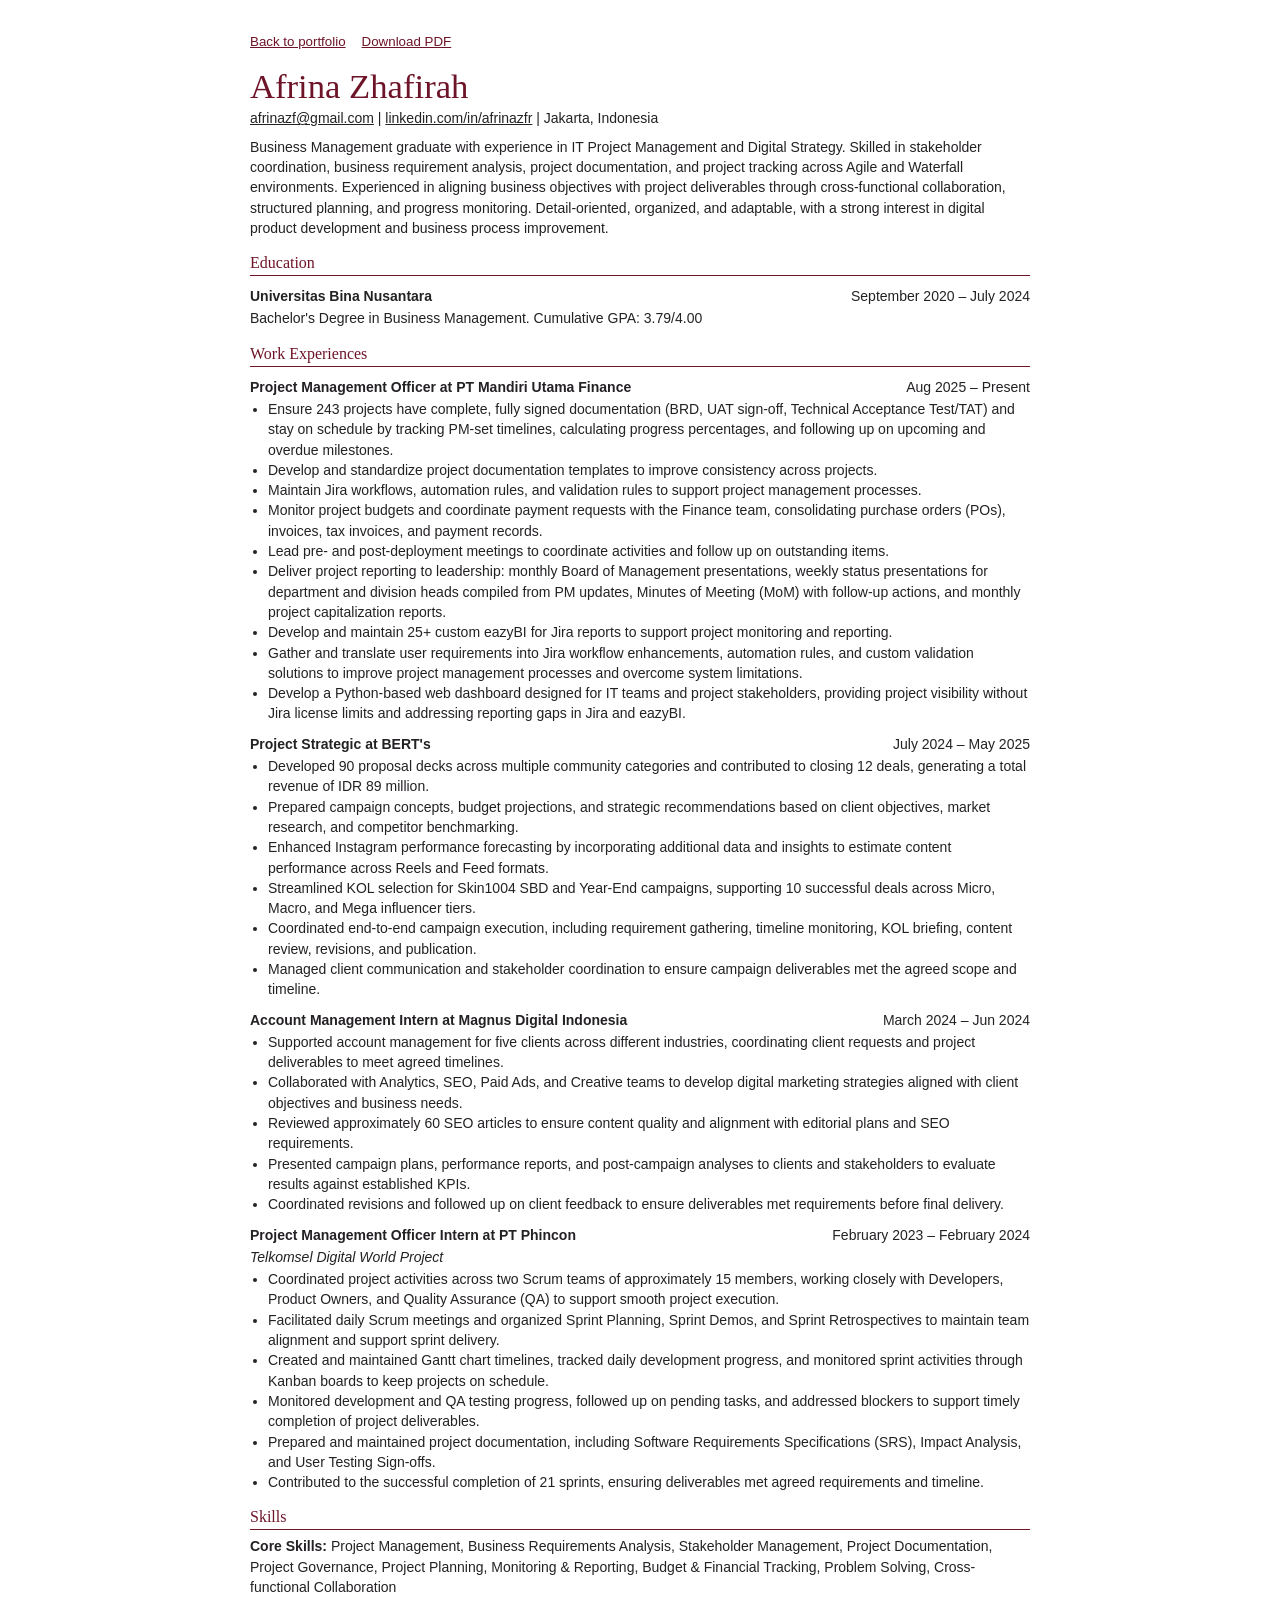
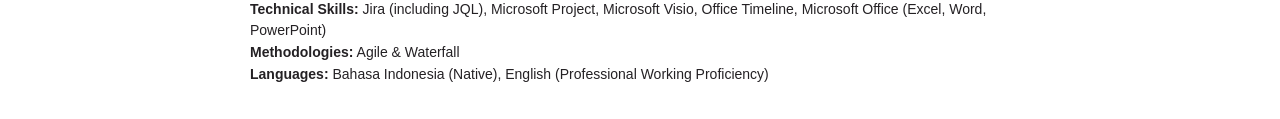
<file: resume.html>
<!doctype html>
<html lang="en">
<head>
<meta charset="utf-8">
<meta name="viewport" content="width=device-width, initial-scale=1">
<title>Resume | Afrina Zhafirah</title>
<meta name="description" content="Resume of Afrina Zhafirah, Project Management Officer in Jakarta, Indonesia.">
<link rel="icon" href="assets/favicon.svg" type="image/svg+xml">
<style>
  @page { size: A4; margin: 15mm 16mm; }
  body { max-width: 780px; margin: 0 auto; padding: 32px 16px; font: 10.5pt/1.45 Calibri, Arial, sans-serif; color: #242124; background: #fff; }
  h1 { margin: 0; font: 400 26pt Georgia, serif; color: #6E1428; }
  h2 { margin: 16px 0 6px; padding-bottom: 3px; border-bottom: 1px solid #6E1428; font: 400 12pt Georgia, serif; color: #6E1428; }
  h3 { display: flex; justify-content: space-between; gap: 12px; margin: 10px 0 2px; font-size: 10.5pt; }
  h3 span { font-weight: 400; white-space: nowrap; }
  p { margin: 2px 0; } ul { margin: 2px 0; padding-left: 18px; } a { color: inherit; }
  .bar { display: flex; gap: 16px; margin-bottom: 16px; font-size: 10pt; }
  .bar a { color: #6E1428; }
  @media print { .bar { display: none; } body { max-width: none; padding: 0; } }
</style>
</head>
<body>
<div class="bar"><a href="index.html">Back to portfolio</a><a href="assets/Afrina-Zhafirah-Resume.pdf" download>Download PDF</a></div>
<h1>Afrina Zhafirah</h1>
<p><a href="mailto:afrinazf@gmail.com">afrinazf@gmail.com</a> | <a href="https://www.linkedin.com/in/afrinazfr/">linkedin.com/in/afrinazfr</a> | Jakarta, Indonesia</p>
<p style="margin-top:8px">Business Management graduate with experience in IT Project Management and Digital Strategy. Skilled in stakeholder coordination, business requirement analysis, project documentation, and project tracking across Agile and Waterfall environments. Experienced in aligning business objectives with project deliverables through cross-functional collaboration, structured planning, and progress monitoring. Detail-oriented, organized, and adaptable, with a strong interest in digital product development and business process improvement.</p>

<h2>Education</h2>
<h3>Universitas Bina Nusantara <span>September 2020 – July 2024</span></h3>
<p>Bachelor's Degree in Business Management. Cumulative GPA: 3.79/4.00</p>

<h2>Work Experiences</h2>
<h3>Project Management Officer at PT Mandiri Utama Finance <span>Aug 2025 – Present</span></h3>
<ul>
<li>Ensure 243 projects have complete, fully signed documentation (BRD, UAT sign-off, Technical Acceptance Test/TAT) and stay on schedule by tracking PM-set timelines, calculating progress percentages, and following up on upcoming and overdue milestones.</li>
<li>Develop and standardize project documentation templates to improve consistency across projects.</li>
<li>Maintain Jira workflows, automation rules, and validation rules to support project management processes.</li>
<li>Monitor project budgets and coordinate payment requests with the Finance team, consolidating purchase orders (POs), invoices, tax invoices, and payment records.</li>
<li>Lead pre- and post-deployment meetings to coordinate activities and follow up on outstanding items.</li>
<li>Deliver project reporting to leadership: monthly Board of Management presentations, weekly status presentations for department and division heads compiled from PM updates, Minutes of Meeting (MoM) with follow-up actions, and monthly project capitalization reports.</li>
<li>Develop and maintain 25+ custom eazyBI for Jira reports to support project monitoring and reporting.</li>
<li>Gather and translate user requirements into Jira workflow enhancements, automation rules, and custom validation solutions to improve project management processes and overcome system limitations.</li>
<li>Develop a Python-based web dashboard designed for IT teams and project stakeholders, providing project visibility without Jira license limits and addressing reporting gaps in Jira and eazyBI.</li>
</ul>
<h3>Project Strategic at BERT's <span>July 2024 – May 2025</span></h3>
<ul>
<li>Developed 90 proposal decks across multiple community categories and contributed to closing 12 deals, generating a total revenue of IDR 89 million.</li>
<li>Prepared campaign concepts, budget projections, and strategic recommendations based on client objectives, market research, and competitor benchmarking.</li>
<li>Enhanced Instagram performance forecasting by incorporating additional data and insights to estimate content performance across Reels and Feed formats.</li>
<li>Streamlined KOL selection for Skin1004 SBD and Year-End campaigns, supporting 10 successful deals across Micro, Macro, and Mega influencer tiers.</li>
<li>Coordinated end-to-end campaign execution, including requirement gathering, timeline monitoring, KOL briefing, content review, revisions, and publication.</li>
<li>Managed client communication and stakeholder coordination to ensure campaign deliverables met the agreed scope and timeline.</li>
</ul>
<h3>Account Management Intern at Magnus Digital Indonesia <span>March 2024 – Jun 2024</span></h3>
<ul>
<li>Supported account management for five clients across different industries, coordinating client requests and project deliverables to meet agreed timelines.</li>
<li>Collaborated with Analytics, SEO, Paid Ads, and Creative teams to develop digital marketing strategies aligned with client objectives and business needs.</li>
<li>Reviewed approximately 60 SEO articles to ensure content quality and alignment with editorial plans and SEO requirements.</li>
<li>Presented campaign plans, performance reports, and post-campaign analyses to clients and stakeholders to evaluate results against established KPIs.</li>
<li>Coordinated revisions and followed up on client feedback to ensure deliverables met requirements before final delivery.</li>
</ul>
<h3>Project Management Officer Intern at PT Phincon <span>February 2023 – February 2024</span></h3>
<p><em>Telkomsel Digital World Project</em></p>
<ul>
<li>Coordinated project activities across two Scrum teams of approximately 15 members, working closely with Developers, Product Owners, and Quality Assurance (QA) to support smooth project execution.</li>
<li>Facilitated daily Scrum meetings and organized Sprint Planning, Sprint Demos, and Sprint Retrospectives to maintain team alignment and support sprint delivery.</li>
<li>Created and maintained Gantt chart timelines, tracked daily development progress, and monitored sprint activities through Kanban boards to keep projects on schedule.</li>
<li>Monitored development and QA testing progress, followed up on pending tasks, and addressed blockers to support timely completion of project deliverables.</li>
<li>Prepared and maintained project documentation, including Software Requirements Specifications (SRS), Impact Analysis, and User Testing Sign-offs.</li>
<li>Contributed to the successful completion of 21 sprints, ensuring deliverables met agreed requirements and timeline.</li>
</ul>

<h2>Skills</h2>
<p><strong>Core Skills:</strong> Project Management, Business Requirements Analysis, Stakeholder Management, Project Documentation, Project Governance, Project Planning, Monitoring &amp; Reporting, Budget &amp; Financial Tracking, Problem Solving, Cross-functional Collaboration</p>
<p><strong>Technical Skills:</strong> Jira (including JQL), Microsoft Project, Microsoft Visio, Office Timeline, Microsoft Office (Excel, Word, PowerPoint)</p>
<p><strong>Methodologies:</strong> Agile &amp; Waterfall</p>
<p><strong>Languages:</strong> Bahasa Indonesia (Native), English (Professional Working Proficiency)</p>
</body>
</html>
</file>
<file: css/styles.css>
:root {
  --burgundy: #6E1428;
  --cherry: #260B13;
  --ivory: #F6F0E8;
  --sand: #ECE2D5;
  --gold: #C5A46D;
  --charcoal: #242124;
  --rose: #B86D80;
  --ink-soft: #55494C;
  --on-dark-soft: #CDBFB8;
  --line-light: rgba(36, 33, 36, .18);
  --line-dark: rgba(246, 240, 232, .18);
  --serif: 'Cormorant Garamond', Georgia, serif;
  --sans: 'Manrope', system-ui, sans-serif;
  --mono: 'IBM Plex Mono', Consolas, monospace;
  --gutter: clamp(16px, 4.5vw, 64px);
  --ease: cubic-bezier(.2, .7, .2, 1);
  --grain: url("data:image/svg+xml,%3Csvg xmlns='http://www.w3.org/2000/svg' width='220' height='220'%3E%3Cfilter id='n'%3E%3CfeTurbulence type='fractalNoise' baseFrequency='.85' numOctaves='3' stitchTiles='stitch'/%3E%3CfeColorMatrix type='saturate' values='0'/%3E%3C/filter%3E%3Crect width='100%25' height='100%25' filter='url(%23n)'/%3E%3C/svg%3E");
  --weave: repeating-linear-gradient(45deg, rgba(246, 240, 232, .05) 0 1px, transparent 1px 5px), repeating-linear-gradient(-45deg, rgba(246, 240, 232, .05) 0 1px, transparent 1px 5px);
}

*, *::before, *::after { box-sizing: border-box; }
html { scroll-behavior: smooth; scroll-padding-top: 72px; -webkit-text-size-adjust: 100%; }
body { margin: 0; background: var(--ivory); color: var(--charcoal); font: 400 1rem/1.7 var(--sans); -webkit-font-smoothing: antialiased; }
h1, h2, h3, p, dl, dd, ul, figure { margin: 0; padding: 0; }
ul, ol { list-style: none; margin: 0; padding: 0; }
a { color: inherit; }
button { font: inherit; color: inherit; background: none; border: 0; cursor: var(--cur-hand); }
em { font-style: italic; }
:focus-visible { outline: 2px solid var(--gold); outline-offset: 3px; }
.sec--ivory :focus-visible, .sec--sand :focus-visible { outline-color: var(--burgundy); }

.wrap { max-width: 1320px; margin: 0 auto; padding-inline: var(--gutter); }
.mono { font: 400 .72rem/1.5 var(--mono); letter-spacing: .08em; text-transform: uppercase; }
.skip { position: fixed; left: 16px; top: -60px; z-index: 30; padding: 10px 16px; background: var(--ivory); color: var(--burgundy); }
.skip:focus { top: 12px; }

/* Nav */
.nav { position: fixed; inset: 0 0 auto; z-index: 20; color: var(--ivory); transition: background .35s, border-color .35s; border-bottom: 1px solid transparent; }
.nav.is-stuck { background: rgba(38, 11, 19, .86); backdrop-filter: blur(12px); border-color: var(--line-dark); }
.nav__inner { max-width: 1320px; margin: 0 auto; padding: 0 var(--gutter); height: 68px; display: flex; align-items: center; justify-content: space-between; }
.nav__mark { font: 500 .78rem var(--sans); letter-spacing: .24em; text-transform: uppercase; text-decoration: none; }
.nav__links { display: flex; gap: 34px; }
.nav__links a { position: relative; padding: 8px 0; font-size: .86rem; text-decoration: none; color: var(--on-dark-soft); transition: color .25s; }
.nav__links a::after { content: ''; position: absolute; left: 0; right: 0; bottom: 2px; height: 1px; background: var(--gold); transform: scaleX(0); transform-origin: left; transition: transform .35s var(--ease); }
.nav__links a:hover, .nav__links a.is-active { color: var(--ivory); }
.nav__links a:hover::after, .nav__links a.is-active::after { transform: scaleX(1); }
.nav__toggle { display: none; min-height: 44px; padding: 0 2px; font: 500 .82rem var(--sans); letter-spacing: .08em; }

/* Hero */
.hero { position: relative; min-height: 100svh; display: flex; align-items: flex-end; overflow: hidden; color: var(--ivory); background: radial-gradient(90% 90% at 88% 12%, #7b1a30 0%, var(--burgundy) 18%, #3f0e1c 48%, var(--cherry) 78%); }
.hero::before { content: ''; position: absolute; inset: 0; pointer-events: none; opacity: .2; background: url(../assets/contour.svg) center / cover no-repeat; }
.hero::after { content: ''; position: absolute; inset: 0; pointer-events: none; opacity: .38; mix-blend-mode: overlay; background-image: var(--grain); }
.hero__lines { position: absolute; inset: 0; width: 100%; height: 100%; }
.hero__lines path { fill: none; }
.hero__lines .grid path { stroke: rgba(246, 240, 232, .07); stroke-width: 1; }
.hero__lines .bars path { stroke: var(--gold); stroke-opacity: .5; stroke-width: 1; stroke-dasharray: 500; stroke-dashoffset: 500; animation: draw 2.2s var(--ease) forwards; }
.hero__lines .bars path:nth-child(2) { animation-delay: .15s; }
.hero__lines .bars path:nth-child(3) { animation-delay: .3s; }
.hero__lines .bars path:nth-child(4) { animation-delay: .45s; }
.hero__lines .bars path:nth-child(5) { animation-delay: .6s; }
.hero__lines .bars path:nth-child(6) { animation-delay: .75s; }
.hero__lines .nodes circle { fill: var(--gold); opacity: 0; animation: appear .6s 1.8s forwards; }
@keyframes draw { to { stroke-dashoffset: 0; } }
@keyframes appear { to { opacity: .85; } }

.hero__body { position: relative; z-index: 1; width: 100%; padding-top: 110px; padding-bottom: 72px; }
.hero__tag { display: flex; justify-content: space-between; gap: 16px; padding-bottom: 14px; border-bottom: 1px solid var(--line-dark); color: var(--on-dark-soft); }
.hero__lines { opacity: .4; -webkit-mask-image: linear-gradient(#000 45%, transparent 68%); mask-image: linear-gradient(#000 45%, transparent 68%); }
.hero__top { display: grid; grid-template-columns: 1fr clamp(137px, min(16.6vw, 27.4vh), 238px); gap: clamp(20px, 4vw, 56px); align-items: center; margin: clamp(20px, 4vh, 40px) 0 clamp(28px, 5vh, 52px); }
.hero__name { font: 400 clamp(4.1rem, 11.4vw, 11rem)/.86 var(--serif); letter-spacing: -.025em; }
.portrait { position: relative; aspect-ratio: 4 / 5; display: grid; place-items: center; overflow: hidden; border: 1px solid var(--gold); outline: 1px solid rgba(197, 164, 109, .35); outline-offset: 7px; background: rgba(38, 11, 19, .45); color: var(--on-dark-soft); text-align: center; }
.portrait img { position: absolute; inset: 0; width: 100%; height: 100%; object-fit: cover; transform: translateY(-9%) scale(1.45); transform-origin: 62% 62%; }
@media (min-width: 681px) { .portrait { left: -38px; } }
.hero__name span, .hero__name em { display: block; }
.hero__name em { padding-left: .62em; color: #F0DCC9; }
.hero__foot { display: grid; grid-template-columns: 7fr 5fr; gap: clamp(28px, 5vw, 80px); align-items: end; }
.hero__headline { font: italic 400 clamp(1.9rem, 3.6vw, 3.1rem)/1.1 var(--serif); }
.hero__intro { max-width: 46ch; color: #E6DAD2; }
.hero__cta { display: flex; flex-wrap: wrap; gap: 12px; margin-top: 24px; }
.btn { display: inline-flex; align-items: center; min-height: 48px; padding: 0 26px; font-size: .88rem; font-weight: 500; text-decoration: none; border: 1px solid transparent; transition: background .3s, color .3s, border-color .3s; }
.btn--primary { background: var(--ivory); color: var(--burgundy); }
.btn--primary:hover { background: var(--gold); color: var(--cherry); }
.btn--ghost { border-color: rgba(246, 240, 232, .45); }
.btn--ghost:hover { border-color: var(--gold); color: var(--gold); }
.hero__scroll { position: absolute; z-index: 1; right: 14px; bottom: 16px; display: flex; flex-direction: column; align-items: center; gap: 10px; text-decoration: none; writing-mode: vertical-rl; color: var(--on-dark-soft); }
.hero__scroll span { width: 1px; height: 48px; background: linear-gradient(var(--gold), transparent); animation: pulse 2.6s ease-in-out infinite; transform-origin: top; }
@keyframes pulse { 0%, 100% { transform: scaleY(.45); } 50% { transform: scaleY(1); } }

/* Sections */
.sec { position: relative; isolation: isolate; padding-block: clamp(72px, 11vw, 160px); }
.sec::before, .sec::after { content: ''; position: absolute; inset: 0; z-index: -1; pointer-events: none; }
.sec--ivory::before, .sec--sand::before { opacity: .22; mix-blend-mode: multiply; background-image: var(--grain); }
.sec--dark::before { background-image: var(--weave); }
.sec--dark::after, .contact::after { opacity: .3; mix-blend-mode: overlay; background-image: var(--grain); }
.sec--cherry::before, .contact::before { opacity: .22; background: url(../assets/contour.svg) center / cover no-repeat; }
.sec--cherry::after { opacity: .3; mix-blend-mode: overlay; background-image: var(--grain); }
.sec--tight { padding-block: clamp(56px, 7vw, 96px); }
.sec--ivory { background: var(--ivory); }
.sec--sand { background: var(--sand); }
.sec--dark { background: var(--charcoal); color: var(--ivory); }
.sec--cherry { background: var(--cherry); color: var(--ivory); }
.label { display: flex; gap: 14px; margin-bottom: clamp(24px, 3vw, 40px); padding-bottom: 12px; border-bottom: 1px solid var(--line-light); font: 400 .72rem var(--mono); letter-spacing: .12em; text-transform: uppercase; color: var(--burgundy); }
.sec--dark .label, .sec--cherry .label, .contact .label { color: var(--gold); border-color: var(--line-dark); }
.display { max-width: 19em; font: 400 clamp(2.3rem, 5.2vw, 4.7rem)/1.06 var(--serif); letter-spacing: -.012em; }
.display em { color: var(--burgundy); }
.sec--dark .display em, .sec--cherry .display em { color: var(--gold); }

.js .reveal { opacity: 0; transform: translateY(18px); transition: opacity .8s var(--ease), transform .8s var(--ease); }
.js .reveal.is-in { opacity: 1; transform: none; }

/* About */
.about { display: grid; grid-template-columns: repeat(12, 1fr); column-gap: 24px; }
.about .label, .about .display { grid-column: 1 / -1; }
.about__text { grid-column: 6 / -1; margin-top: clamp(36px, 5vw, 72px); columns: 2; column-gap: 40px; color: var(--ink-soft); }
.about__text p { break-inside: avoid; margin-bottom: 1.1em; }
.facts { grid-column: 1 / 5; grid-row: 3; margin-top: clamp(36px, 5vw, 72px); }
.facts div { padding: 12px 0; border-top: 1px solid var(--line-light); }
.facts dt { font: 400 .68rem var(--mono); letter-spacing: .1em; text-transform: uppercase; color: var(--burgundy); }
.facts dd { margin-top: 2px; font-size: .93rem; }

/* Gantt */
.gantt { margin-top: clamp(40px, 6vw, 80px); }
.gantt__chart { position: relative; padding-top: 30px; }
.gantt__years { position: absolute; inset: 0 0 0 26%; pointer-events: none; }
.gantt__years span { position: absolute; top: 0; bottom: 0; padding-left: 6px; border-left: 1px solid var(--line-dark); font: 400 .68rem var(--mono); color: var(--on-dark-soft); }
.gantt__row { position: relative; display: grid; grid-template-columns: 26% 1fr; align-items: center; min-height: 44px; border-top: 1px solid rgba(246, 240, 232, .08); }
.gantt__name { padding-right: 16px; font-size: .84rem; color: var(--on-dark-soft); }
.gantt__track { position: relative; height: 12px; }
.gantt__bar { position: absolute; top: 0; bottom: 0; background: var(--rose); transform-origin: left; }
.gantt__bar--edu { background: transparent; border: 1px solid var(--gold); }
.gantt__bar--now { background: linear-gradient(90deg, var(--burgundy), var(--rose)); }
.js .gantt:not(.is-in) .gantt__bar { transform: scaleX(0); }
.gantt .gantt__bar { transition: transform 1.2s var(--ease); }
.gantt figcaption { margin-top: 14px; color: var(--on-dark-soft); }

/* Timeline */
.timeline { margin-top: clamp(48px, 7vw, 96px); }
.role { display: grid; grid-template-columns: 26% 1fr; padding-block: 36px; border-top: 1px solid var(--line-dark); }
.role__date { padding-top: 12px; color: var(--gold); }
.role h3 { font: 400 clamp(1.8rem, 3vw, 2.7rem)/1.12 var(--serif); }
.role__co { margin-top: 4px; color: var(--gold); font-size: .92rem; }
.role__sum { max-width: 62ch; margin-top: 14px; color: #E6DAD2; }
.chips { display: flex; flex-wrap: wrap; gap: 8px; margin-top: 18px; }
.chips li { padding: 4px 10px; border: 1px solid rgba(197, 164, 109, .5); font: 400 .72rem var(--mono); color: #EBD9B8; }
.role details { max-width: 72ch; margin-top: 18px; }
.role summary { display: inline-flex; align-items: center; min-height: 44px; cursor: var(--cur-hand); font-size: .86rem; text-decoration: underline; text-underline-offset: 4px; text-decoration-color: var(--gold); }
.ticks li { position: relative; padding: 5px 0 5px 20px; font-size: .94rem; color: #DDD2CB; }
.ticks li::before { content: ''; position: absolute; left: 0; top: 1.05em; width: 10px; height: 1px; background: var(--gold); }
.tools { margin-top: 12px; color: var(--gold); }

/* Work */
.work__head { display: grid; grid-template-columns: 8fr 4fr; gap: 32px; align-items: end; }
.note { font-size: .9rem; color: var(--ink-soft); }
.filters { display: flex; flex-wrap: wrap; gap: 6px 22px; margin-top: 40px; }
.filters button { min-height: 44px; padding: 0; font-size: .86rem; color: var(--ink-soft); border-bottom: 1px solid transparent; transition: color .2s, border-color .2s; }
.filters button:hover { color: var(--burgundy); }
.filters button[aria-pressed="true"] { color: var(--burgundy); font-weight: 600; border-color: var(--burgundy); }
.cases { margin-top: 20px; border-bottom: 1px solid var(--line-light); }
.case { border-top: 1px solid var(--line-light); transition: background .35s; }
.case[hidden] { display: none; }
.case summary { display: grid; grid-template-columns: 56px 1fr 220px 28px; gap: 16px; align-items: center; padding: 26px 8px; cursor: var(--cur-hand); list-style: none; transition: padding .35s var(--ease); }
.case summary::-webkit-details-marker { display: none; }
.case:hover { background: rgba(110, 20, 40, .05); }
.case:hover summary { padding-left: 18px; }
.case__no { color: var(--burgundy); }
.case__title strong { display: block; font: 500 clamp(1.5rem, 2.6vw, 2.2rem)/1.15 var(--serif); }
.case__title small { display: block; margin-top: 4px; font-size: .9rem; color: var(--ink-soft); }
.case__org { color: var(--ink-soft); }
.case__plus { position: relative; width: 18px; height: 18px; }
.case__plus::before, .case__plus::after { content: ''; position: absolute; left: 0; right: 0; top: 50%; height: 1px; background: var(--burgundy); transition: transform .35s var(--ease); }
.case__plus::after { transform: rotate(90deg); }
.case[open] .case__plus::after { transform: rotate(0); }
.case__body { display: grid; grid-template-columns: 4fr 8fr; gap: clamp(24px, 4vw, 64px); padding: 8px 8px 44px 72px; }
.case__fig { align-self: start; padding: 16px; color: var(--ivory); background: linear-gradient(150deg, var(--burgundy), var(--cherry)); }
.case__fig svg { display: block; width: 100%; height: auto; }
.case__fig p { margin-top: 8px; color: var(--on-dark-soft); }
.case__fig .ln, .case__fig .gate circle, .case__fig .box rect { fill: none; stroke: var(--gold); stroke-width: 1; }
.case__fig .gate circle, .case__fig .box rect { fill: var(--cherry); }
.case__fig .ln--b { stroke: var(--ivory); stroke-opacity: .45; }
.case__fig .ln--d { stroke-dasharray: 3 3; }
.case__fig .box rect.new { fill: var(--gold); }
.case__fig text.on-gold { fill: var(--cherry); }
.case__fig text { font: 400 11px var(--mono); fill: var(--ivory); text-anchor: middle; }
.study div { display: grid; grid-template-columns: 120px 1fr; gap: 16px; padding: 12px 0; border-top: 1px solid var(--line-light); }
.study dt { padding-top: 3px; font: 400 .7rem var(--mono); letter-spacing: .08em; text-transform: uppercase; color: var(--burgundy); }

/* Skills */
.skills { display: grid; grid-template-columns: 8fr 4fr; gap: clamp(28px, 5vw, 72px); margin-top: clamp(36px, 5vw, 64px); }
.skills__groups > div { display: flex; flex-wrap: wrap; align-items: center; gap: 2px 8px; padding: 14px 0 12px; border-top: 1px solid var(--line-light); }
.skills__groups h3 { flex: 0 0 100%; margin-bottom: 4px; font-weight: 400; color: var(--burgundy); }
.skills__groups button { min-height: 40px; padding: 2px 10px; border: 1px solid transparent; font: 400 clamp(1.15rem, 1.8vw, 1.45rem)/1.2 var(--serif); transition: background .2s, color .2s, border-color .2s; }
.skills__groups button:hover { border-color: var(--burgundy); }
.skills__groups button[aria-pressed="true"] { background: var(--burgundy); color: var(--ivory); }
.skills__panel { position: sticky; top: 96px; align-self: start; padding: 26px; background: var(--cherry); color: var(--ivory); }
.skills__panel .mono { color: var(--gold); }
.skills__name { margin: 12px 0 8px; font: 400 2rem/1.1 var(--serif); }

/* Ledger */
.ledger { display: grid; grid-template-columns: repeat(3, 1fr); margin-top: clamp(40px, 6vw, 72px); border-top: 1px solid var(--line-dark); }
.ledger > div { padding: 28px 24px 30px 0; border-bottom: 1px solid var(--line-dark); }
.num { font: 400 clamp(3.2rem, 6.4vw, 5.8rem)/1 var(--serif); font-variant-numeric: lining-nums tabular-nums; color: #F0DCC9; }
.ledger h3 { margin-top: 10px; font-size: 1rem; font-weight: 500; }
.ledger .mono { margin-top: 6px; color: var(--on-dark-soft); text-transform: none; letter-spacing: .02em; }

/* Education */
.edu { display: grid; grid-template-columns: 3fr 6fr 3fr; gap: 24px; align-items: end; }
.edu .label { grid-column: 1 / -1; margin: 0; }
.edu h2 { font: 400 clamp(1.8rem, 3.2vw, 2.8rem)/1.12 var(--serif); }
.edu > div { grid-column: 1 / 3; }
.edu > div p { margin-top: 6px; color: var(--ink-soft); }
.edu__gpa { text-align: right; }
.edu__gpa strong { display: block; font: 400 clamp(3rem, 5vw, 4.4rem)/1 var(--serif); font-variant-numeric: lining-nums; color: var(--burgundy); }
.edu__gpa span { color: var(--ink-soft); }

/* Contact */
.contact { color: var(--ivory); background: radial-gradient(100% 120% at 15% 100%, var(--burgundy), var(--cherry) 72%); }
.contact__title { font: 400 clamp(2.2rem, 5vw, 4.4rem)/1.05 var(--serif); letter-spacing: -.012em; }
.contact__title em { display: block; margin-top: .12em; padding-left: 1.2em; font-size: 1.45em; line-height: 1; color: #F0DCC9; }
.contact__links { margin-top: clamp(40px, 6vw, 80px); }
.contact__links li { display: grid; grid-template-columns: 160px 1fr; align-items: center; min-height: 64px; border-top: 1px solid var(--line-dark); }
.contact__links span { color: var(--gold); }
.contact__links a { font: 400 clamp(1.3rem, 2.8vw, 2.1rem)/1.2 var(--serif); text-decoration: none; overflow-wrap: anywhere; background: linear-gradient(var(--gold), var(--gold)) left bottom / 0 1px no-repeat; justify-self: start; transition: background-size .4s var(--ease); }
.contact__links a:hover { background-size: 100% 1px; }

.foot { padding: 22px 0; background: var(--cherry); color: var(--on-dark-soft); border-top: 1px solid var(--line-dark); }
.foot .wrap { display: flex; flex-wrap: wrap; justify-content: space-between; gap: 8px 24px; }

/* Tablet */
@media (max-width: 960px) {
  .hero__foot, .work__head, .skills { grid-template-columns: 1fr; }
  .hero__scroll { display: none; }
  .about__text { grid-column: 1 / -1; grid-row: auto; }
  .facts { grid-column: 1 / -1; grid-row: auto; display: grid; grid-template-columns: 1fr 1fr; column-gap: 24px; }
  .role { grid-template-columns: 1fr; }
  .role__date { padding: 0 0 8px; }
  .case summary { grid-template-columns: 40px 1fr 24px; }
  .case__org { display: none; }
  .case__body { grid-template-columns: 1fr; padding-left: 8px; }
  .case__fig { max-width: 420px; }
  .skills__panel { position: sticky; top: auto; bottom: 0; order: 2; padding: 16px 18px; }
  .skills__name { font-size: 1.5rem; margin: 6px 0 4px; }
  .ledger { grid-template-columns: repeat(2, 1fr); }
}

/* Phone */
@media (max-width: 680px) {
  .nav__toggle { display: block; }
  .nav__links { position: absolute; inset: 68px 0 auto; display: none; flex-direction: column; gap: 0; padding: 4px var(--gutter) 16px; background: rgba(38, 11, 19, .97); border-bottom: 1px solid var(--line-dark); }
  .nav__links.is-open { display: flex; }
  .nav__links a { min-height: 48px; display: flex; align-items: center; font-size: 1rem; color: var(--ivory); }
  .nav__links a::after { display: none; }
  .nav.is-open { background: rgba(38, 11, 19, .97); }
  .hero__tag span:last-child { display: none; }
  .hero__top { grid-template-columns: 1fr; }
  .portrait { width: 37%; max-width: 144px; }
  .hero__name { font-size: 21vw; }
  .hero__name em { padding-left: 0; }
  .hero__lines { opacity: .55; }
  .btn { flex: 1 1 100%; justify-content: center; }
  .about__text { columns: 1; }
  .facts { grid-template-columns: 1fr; }
  .gantt__years { left: 0; }
  .gantt__row { grid-template-columns: 1fr; padding: 8px 0 10px; }
  .gantt__name { padding: 0 0 6px; background: var(--charcoal); justify-self: start; position: relative; font-size: .8rem; }
  .ledger { grid-template-columns: 1fr; }
  .study div { grid-template-columns: 1fr; gap: 2px; }
  .case summary { padding-block: 20px; }
  .edu { grid-template-columns: 1fr; }
  .edu > div { grid-column: auto; }
  .edu__gpa { text-align: left; }
  .contact__links li { grid-template-columns: 1fr; padding: 12px 0; }
}

@media (prefers-reduced-motion: reduce) {
  html { scroll-behavior: auto; }
  *, *::before, *::after { animation: none !important; transition: none !important; }
  .js .reveal { opacity: 1; transform: none; }
  .js .gantt:not(.is-in) .gantt__bar { transform: none; }
  .hero__lines .bars path { stroke-dashoffset: 0; }
  .hero__lines .nodes circle { opacity: .85; }
}

/* Material system */
:root {
  --grain: url("data:image/svg+xml,%3Csvg xmlns='http://www.w3.org/2000/svg' width='180' height='180'%3E%3Cfilter id='n'%3E%3CfeTurbulence type='fractalNoise' baseFrequency='1.15' numOctaves='2' stitchTiles='stitch'/%3E%3CfeColorMatrix type='saturate' values='0'/%3E%3C/filter%3E%3Crect width='100%25' height='100%25' filter='url(%23n)'/%3E%3C/svg%3E");
  --paper: url("data:image/svg+xml,%3Csvg xmlns='http://www.w3.org/2000/svg' width='420' height='420'%3E%3Cfilter id='p'%3E%3CfeTurbulence type='fractalNoise' baseFrequency='.012 .55' numOctaves='3' stitchTiles='stitch'/%3E%3CfeColorMatrix type='saturate' values='0'/%3E%3C/filter%3E%3Crect width='100%25' height='100%25' filter='url(%23p)'/%3E%3C/svg%3E");
  --grid: linear-gradient(rgba(246, 240, 232, .055) 1px, transparent 1px), linear-gradient(90deg, rgba(246, 240, 232, .055) 1px, transparent 1px);
  --pearl-line: linear-gradient(90deg, transparent, #cfd3da 22%, var(--rose) 50%, var(--gold) 72%, transparent);
}

.hero { background:
  radial-gradient(34% 44% at 68% 26%, rgba(236, 198, 208, .2), transparent 70%),
  radial-gradient(90% 90% at 88% 12%, #7b1a30 0%, var(--burgundy) 18%, #3f0e1c 48%, var(--cherry) 78%); }
.hero::before { opacity: 1; background: var(--grid) 0 0 / 88px 88px; -webkit-mask-image: radial-gradient(70% 80% at 72% 34%, #000, transparent 80%); mask-image: radial-gradient(70% 80% at 72% 34%, #000, transparent 80%); }
.hero::after { opacity: .3; }
.hero__lines { opacity: 1; }
.hero__lines .orbits circle, .hero__lines .orbits ellipse, .hero__lines .orbits path { fill: none; stroke: rgba(236, 228, 228, .13); stroke-width: 1; }
.hero__lines .bars path { stroke-opacity: .24; }
.hero__lines .nodes circle { fill: #e7dfe0; }
.hero__top { position: relative; }
.hero__name, .portrait { position: relative; z-index: 1; }
.hero__foot { position: relative; z-index: 2; }
.chrome { position: absolute; z-index: 0; left: 40%; top: -12%; width: min(22vw, 40vh); height: auto; filter: drop-shadow(0 24px 40px rgba(20, 4, 10, .55)); animation: float 11s ease-in-out infinite; }
@keyframes float { 50% { transform: translateY(-9px) rotate(1.2deg); } }

.sec--ivory::before { opacity: .15; background-image: var(--grain); }
.sec--ivory::after { opacity: .16; mix-blend-mode: multiply; background-image: var(--paper); }
.sec--sand::before { opacity: .1; }
.sec--dark, .sec--cherry, .contact { border-top: 1px solid; border-image: var(--pearl-line) 1; }

/* Experience on paper */
#experience .gantt__years span { border-color: var(--line-light); color: var(--ink-soft); }
#experience .gantt__row { border-color: var(--line-light); }
#experience .gantt__name, #experience figcaption, #experience .role__sum, #experience .ticks li { color: var(--ink-soft); }
#experience .gantt__bar { background: var(--burgundy); }
#experience .gantt__bar--edu { background: transparent; border-color: var(--burgundy); }
#experience .gantt__bar--now { background: linear-gradient(90deg, var(--burgundy), var(--rose)); }
#experience .role { border-color: var(--line-light); }
#experience .role__date, #experience .role__co, #experience .tools { color: var(--burgundy); }
#experience .chips li { border-color: rgba(110, 20, 40, .4); color: var(--burgundy); }
#experience .ticks li::before { background: var(--burgundy); }
#experience .role summary { text-decoration-color: var(--burgundy); }

/* Project showcase on charcoal */
#work::before { background: var(--grid) 0 0 / 72px 72px, radial-gradient(50% 40% at 82% 8%, rgba(110, 20, 40, .55), transparent 75%); }
#work .note, #work .filters button, #work .case__title small, #work .case__org { color: var(--on-dark-soft); }
#work .filters button:hover, #work .filters button[aria-pressed="true"] { color: var(--ivory); border-color: var(--gold); }
#work .cases, #work .case, #work .study div { border-color: var(--line-dark); }
#work .case:hover { background: rgba(246, 240, 232, .035); }
#work .case[open] { background: rgba(246, 240, 232, .045); }
#work .case__no, #work .study dt { color: var(--gold); }
#work .case__plus::before, #work .case__plus::after { background: var(--gold); }
#work .case__fig { position: relative; background:
  linear-gradient(rgba(246, 240, 232, .06) 1px, transparent 1px) 0 0 / 100% 22px,
  linear-gradient(150deg, var(--burgundy), var(--cherry)); border-top: 1px solid; border-image: linear-gradient(90deg, #d9dde3, #e7c9d3, var(--gold), #b9c7d6) 1; }

/* Metrics stay clean; contact closes with light */
.sec--cherry::before { display: none; }
.sec--cherry::after { opacity: .16; }
.contact { background:
  radial-gradient(38% 60% at 84% 18%, rgba(184, 109, 128, .26), transparent 72%),
  radial-gradient(100% 120% at 15% 100%, var(--burgundy), var(--cherry) 72%); }
.contact::before { opacity: 1; background: repeating-radial-gradient(circle at 92% 12%, transparent 0 69px, rgba(236, 228, 228, .09) 69px 70px); -webkit-mask-image: radial-gradient(60% 90% at 92% 12%, #000, transparent); mask-image: radial-gradient(60% 90% at 92% 12%, #000, transparent); }

@media (max-width: 680px) {
  #experience .gantt__name { background: var(--ivory); }
  .chrome { left: auto; right: 2%; top: auto; bottom: -4%; width: 44vw; }
  .hero::before { background-size: 56px 56px; }
}

/* ---------- Approach ---------- */
.approach { grid-column: 1 / -1; display: grid; grid-template-columns: repeat(3, 1fr); gap: 24px; margin-top: clamp(40px, 5vw, 72px); counter-reset: none; }
.approach li { padding-top: 16px; border-top: 1px solid var(--burgundy); }
.approach .mono { color: var(--burgundy); }
.approach p { margin-top: 8px; font: 400 clamp(1.15rem, 1.6vw, 1.35rem)/1.35 var(--serif); }

/* ---------- Experience additions ---------- */
#experience .ticks strong { color: var(--charcoal); font-weight: 600; }
#experience .ticks { margin-top: 16px; max-width: 72ch; }
.role__link { display: inline-flex; align-items: center; gap: 10px; min-height: 44px; margin-top: 10px; font-size: .88rem; font-weight: 500; color: var(--burgundy); text-decoration: none; }
.role__link::after { content: '→'; transition: transform .3s var(--ease); }
.role__link:hover::after { transform: translateX(4px); }

/* ---------- Work tabs & panels ---------- */
:root { --st-delayed: #E5566F; --st-watch: #E3A3B3; --st-ontrack: #C5A46D; --st-done: #8E8589; --ig: #B86D80; --tt: #D9DCE2; }
.wtabs { display: grid; grid-template-columns: repeat(4, 1fr); margin-top: 40px; border-top: 1px solid var(--line-dark); }
.wtabs button { display: flex; flex-direction: column; align-items: flex-start; gap: 2px; min-height: 64px; padding: 14px 16px 14px 0; text-align: left; font: 400 clamp(1.05rem, 1.7vw, 1.35rem)/1.2 var(--serif); color: var(--on-dark-soft); border-top: 2px solid transparent; margin-top: -1px; transition: color .25s, border-color .25s; }
.wtabs button .mono { color: var(--gold); opacity: .7; }
.wtabs button:hover { color: var(--ivory); }
.wtabs button[aria-selected="true"] { color: var(--ivory); border-color: var(--gold); }
.wtabs button[aria-selected="true"] .mono { opacity: 1; }
.wtabs__hint { display: none; }
.wpanel { margin-top: 36px; }
@media (max-width: 760px) {
  .wtabs__hint { display: block; margin-top: 32px; color: var(--gold); }
  .wtabs { gap: 8px; margin-top: 12px; border-top: 0; }
  .wtabs button { position: relative; min-height: 76px; margin-top: 0; padding: 12px 34px 12px 12px; border: 1px solid rgba(246, 240, 232, .22); background: rgba(246, 240, 232, .04); font-size: 1.05rem; }
  .wtabs button::after { content: '›'; position: absolute; right: 12px; top: 50%; transform: translateY(-50%); font: 400 1.4rem var(--sans); color: var(--gold); }
  .wtabs button[aria-selected="true"] { border-color: var(--gold); background: var(--burgundy); }
  .wtabs button[aria-selected="true"]::after { content: '✓'; font-size: .95rem; color: var(--ivory); }
}
.wpanel__intro { display: grid; grid-template-columns: 5fr 7fr; gap: 12px 48px; align-items: end; margin-bottom: 26px; }
.wpanel__intro .mono { grid-column: 1 / -1; color: var(--gold); }
.wpanel__intro h3 { font: 400 clamp(1.7rem, 3vw, 2.6rem)/1.1 var(--serif); }
.wpanel__intro > p:last-child { color: var(--on-dark-soft); max-width: 60ch; }
.disclaimer { margin: 0 0 18px; padding: 10px 14px; border: 1px solid rgba(197, 164, 109, .45); border-left-width: 3px; background: rgba(197, 164, 109, .07); font-size: .82rem; color: #EADCC1; }
.disclaimer strong { color: var(--gold); font-weight: 600; }
.source { display: inline-block; margin-bottom: 16px; padding: 6px 10px; border: 1px solid var(--line-dark); color: var(--ivory); }
.footnote { margin-top: 14px; font-size: .8rem; color: var(--on-dark-soft); max-width: 80ch; }

/* ---------- App shell ---------- */
.app { border: 1px solid var(--line-dark); background: rgba(22, 8, 13, .82); box-shadow: 0 30px 60px -30px rgba(0, 0, 0, .6); }
.app .disclaimer { margin: 12px 16px 0; }
.app__bar { display: flex; flex-wrap: wrap; justify-content: space-between; gap: 6px 16px; padding: 12px 16px; border-bottom: 1px solid var(--line-dark); background: rgba(110, 20, 40, .28); }
.app__bar .mono { color: var(--on-dark-soft); }
.app__logo { display: inline-flex; align-items: center; gap: 10px; font-weight: 600; font-size: .9rem; letter-spacing: .02em; }
.app__logo i { width: 12px; height: 12px; transform: rotate(45deg); background: linear-gradient(135deg, #E9E4E6, var(--rose)); }
.app__tools { display: flex; flex-wrap: wrap; justify-content: space-between; align-items: center; gap: 12px; padding: 12px 16px 0; }
.app__tabs { display: flex; gap: 4px; padding: 3px; border: 1px solid var(--line-dark); }
.app__tabs button { min-height: 38px; padding: 0 14px; font-size: .84rem; color: var(--on-dark-soft); }
.app__tabs button[aria-selected="true"] { background: var(--burgundy); color: var(--ivory); }
.app__filter { display: flex; align-items: center; gap: 10px; }
.app__filter .mono { color: var(--on-dark-soft); }
.app__filter select { min-height: 40px; padding: 0 34px 0 12px; font: inherit; font-size: .86rem; color: var(--ivory); background: #2a1219 url("data:image/svg+xml,%3Csvg xmlns='http://www.w3.org/2000/svg' width='10' height='6'%3E%3Cpath d='M0 0l5 6 5-6z' fill='%23C5A46D'/%3E%3C/svg%3E") right 12px center no-repeat; border: 1px solid var(--line-dark); appearance: none; -webkit-appearance: none; }
.app__view { padding: 16px; }
.app__empty { color: var(--on-dark-soft); font-size: .9rem; }

.kpis { display: grid; grid-template-columns: repeat(5, 1fr); gap: 1px; background: var(--line-dark); border: 1px solid var(--line-dark); }
.kpi { padding: 14px 16px; background: #1E0B11; }
.kpi__v { font: 400 clamp(1.9rem, 3vw, 2.6rem)/1 var(--serif); font-variant-numeric: lining-nums tabular-nums; color: #F0DCC9; }
.kpi__l { margin-top: 6px; font-size: .84rem; font-weight: 600; }
.kpi__s { font-size: .74rem; color: var(--on-dark-soft); }
.kpi--bad .kpi__v { color: var(--st-delayed); }

.dash { display: grid; grid-template-columns: 7fr 5fr; gap: 14px; margin-top: 14px; }
.dash--3 { grid-template-columns: repeat(3, 1fr); margin-top: 0; }
.panel-card { padding: 16px; border: 1px solid var(--line-dark); background: rgba(246, 240, 232, .025); min-width: 0; }
.panel-card h4 { font-size: .95rem; font-weight: 600; }
.panel-card__sub { margin: 2px 0 14px; font-size: .76rem; color: var(--on-dark-soft); }
.panel-card__note { margin-top: 14px; padding-top: 12px; border-top: 1px solid var(--line-dark); font-size: .86rem; color: #E6DAD2; }

.scatter { display: block; width: 100%; height: auto; overflow: visible; }
.scatter .g { stroke: rgba(246, 240, 232, .08); }
.scatter .ax { font: 400 10px var(--mono); fill: var(--on-dark-soft); }
.scatter .ax--zone { fill: var(--st-delayed); }
.scatter .zone { fill: rgba(229, 86, 111, .08); }
.scatter .diag { stroke: rgba(246, 240, 232, .4); stroke-width: 1; }
.scatter .diag--d { stroke: var(--st-delayed); stroke-dasharray: 4 4; stroke-opacity: .7; }
.dot { stroke: #1E0B11; stroke-width: 2; cursor: var(--cur-hand); transition: r .15s; }
.dot:hover, .dot:focus-visible { r: 8; outline: none; stroke: var(--ivory); }
.dot--delayed, .seg--delayed, .sw--delayed { fill: var(--st-delayed); background: var(--st-delayed); }
.dot--watch, .seg--watch, .sw--watch { fill: var(--st-watch); background: var(--st-watch); }
.dot--ontrack, .seg--ontrack, .sw--ontrack { fill: var(--st-ontrack); background: var(--st-ontrack); }
.dot--done, .seg--done, .sw--done { fill: var(--st-done); background: var(--st-done); }
.legend { display: flex; flex-wrap: wrap; gap: 6px 16px; margin-top: 10px; font-size: .78rem; color: var(--on-dark-soft); }
.legend li { display: inline-flex; align-items: center; gap: 6px; }
.legend b { color: var(--ivory); font-weight: 600; }
.sw { display: inline-block; width: 10px; height: 10px; }
.sw--ig { background: var(--ig); }
.sw--tt { background: var(--tt); }

.insights li { position: relative; padding: 10px 0 10px 16px; border-top: 1px solid var(--line-dark); font-size: .86rem; color: #E6DAD2; }
.insights li:first-child { border-top: 0; padding-top: 0; }
.insights li::before { content: ''; position: absolute; left: 0; top: 17px; width: 6px; height: 6px; border-radius: 50%; background: var(--st-ontrack); }
.insights li:first-child::before { top: 7px; }
.insights .in--bad::before { background: var(--st-delayed); }
.insights .in--warn::before { background: var(--st-watch); }
.insights .in--info::before { background: var(--tt); }
.insights b { color: var(--ivory); font-weight: 600; }

.hbar { display: grid; grid-template-columns: 92px 1fr 24px; align-items: center; gap: 10px; min-height: 30px; font-size: .8rem; }
.hbar__l { color: var(--on-dark-soft); }
.hbar__t { display: flex; gap: 2px; height: 14px; }
.hbar__n { text-align: right; font-family: var(--mono); }
.seg { display: block; height: 100%; cursor: var(--cur-hand); }
.seg:hover, .seg:focus-visible { outline: 1px solid var(--ivory); outline-offset: 1px; }

.cols { display: grid; grid-template-columns: repeat(4, 1fr); gap: 12px; height: 170px; align-items: end; }
.col { display: flex; flex-direction: column; align-items: center; justify-content: flex-end; gap: 6px; height: 100%; }
.col__n { font: 400 1.4rem/1 var(--serif); }
.col__bar { width: 70%; max-width: 54px; background: linear-gradient(var(--st-ontrack), rgba(197, 164, 109, .45)); cursor: var(--cur-hand); }
.col__bar--bad { background: linear-gradient(var(--st-delayed), rgba(229, 86, 111, .45)); }
.col__bar:hover, .col__bar:focus-visible { outline: 1px solid var(--ivory); outline-offset: 2px; }
.col__l { font-size: .74rem; color: var(--on-dark-soft); text-align: center; }

.tablewrap { overflow-x: auto; border: 1px solid var(--line-dark); }
.ptable { width: 100%; min-width: 860px; border-collapse: collapse; font-size: .82rem; }
.ptable caption { padding: 10px 12px; text-align: left; color: var(--on-dark-soft); text-transform: none; letter-spacing: .02em; }
.ptable th { padding: 8px 12px; text-align: left; font: 400 .7rem var(--mono); letter-spacing: .06em; text-transform: uppercase; color: var(--gold); border-bottom: 1px solid var(--line-dark); white-space: nowrap; }
.ptable th button { font: inherit; letter-spacing: inherit; text-transform: inherit; color: inherit; min-height: 32px; text-decoration: underline dotted; text-underline-offset: 3px; }
.ptable th button[aria-pressed="true"]::after { content: ' ↓'; }
.ptable td { padding: 10px 12px; border-bottom: 1px solid rgba(246, 240, 232, .07); vertical-align: middle; }
.ptable tr:hover td { background: rgba(246, 240, 232, .03); }
.ptable td span, .ptable td small { display: block; color: var(--on-dark-soft); font-size: .76rem; }
.ptable td.late span { color: var(--st-delayed); }
.pbar { position: relative; width: 110px; height: 6px; background: rgba(246, 240, 232, .1); }
.pbar i { position: absolute; inset: 0 auto 0 0; background: var(--rose); }
.pbar em { position: absolute; top: -4px; width: 2px; height: 14px; background: var(--ivory); }
.docs { white-space: nowrap; }
.doc { display: inline-grid !important; place-items: center; width: 22px; height: 22px; margin-right: 3px; font: 500 .68rem var(--mono) !important; border: 1px solid; }
.doc--ok { background: rgba(197, 164, 109, .2); border-color: var(--gold); color: #F0DCC9 !important; }
.doc--miss { border-color: var(--st-delayed); color: var(--st-delayed) !important; }
.doc--na { border-color: rgba(246, 240, 232, .15); color: rgba(246, 240, 232, .3) !important; }
.pill { display: inline-block !important; padding: 2px 8px; font-size: .72rem !important; font-weight: 600; white-space: nowrap; color: #1E0B11 !important; }
.pill--delayed { background: var(--st-delayed); }
.pill--watch { background: var(--st-watch); }
.pill--ontrack { background: var(--st-ontrack); }
.pill--done { background: var(--st-done); }

.meter { display: grid; grid-template-columns: minmax(96px, 38%) 1fr 48px; align-items: center; gap: 10px; min-height: 36px; font-size: .82rem; cursor: var(--cur-arrow); }
.meter__l { color: #E6DAD2; }
.meter__t { height: 8px; background: rgba(246, 240, 232, .08); }
.meter__t i { display: block; height: 100%; background: linear-gradient(90deg, var(--burgundy), var(--rose)); }
.meter--cause .meter__t i { background: var(--st-watch); }
.meter__n { text-align: right; font-family: var(--mono); font-size: .76rem; }
.meter--dim { opacity: .35; }
.meter:focus-visible { outline: 1px solid var(--gold); }

/* ---------- PRISM replica ---------- */
.pz { --pz-bg: #FBF8F4; --pz-line: #E6DDD3; --pz-ink: #242124; --pz-mute: #7A6E70;
  display: grid; grid-template-columns: 220px 1fr; min-height: 640px; color: var(--pz-ink); background: var(--pz-bg); border: 1px solid var(--line-dark); box-shadow: 0 30px 60px -30px rgba(0, 0, 0, .7); font-size: .86rem; line-height: 1.5; }
.c-1 { --c: #6E1428; } .c-2 { --c: #B86D80; } .c-3 { --c: #C5A46D; } .c-4 { --c: #6F6A75; } .c-bad { --c: #D0344F; }
.st-ok { --c: #C5A46D; } .st-bad { --c: #D0344F; } .st-done { --c: #6E1428; } .st-ns { --c: #CBBFB8; }
.s-todo { --c: #E4D9CF; } .s-prog { --c: #C5A46D; } .s-done { --c: #6E1428; }
.pz__side { display: flex; flex-direction: column; padding: 18px 12px; color: var(--ivory); background: linear-gradient(180deg, #2E0D17, var(--cherry)); }
.pz__brand { display: flex; gap: 10px; align-items: center; padding: 0 6px 18px; border-bottom: 1px solid var(--line-dark); }
.pz__brand i { width: 26px; height: 26px; flex: none; background: conic-gradient(from 200deg, #E9E4E6, var(--rose), var(--burgundy), var(--gold), #E9E4E6); clip-path: polygon(50% 0, 100% 50%, 50% 100%, 0 50%); }
.pz__brand b { display: block; font-size: 1rem; letter-spacing: .14em; }
.pz__brand span { display: block; font-size: .64rem; line-height: 1.3; color: var(--on-dark-soft); }
.pz__nav { flex: 1; padding-top: 10px; }
.pz-nav__g { margin: 14px 6px 6px; font: 500 .62rem var(--mono); letter-spacing: .1em; text-transform: uppercase; color: var(--gold); }
.pz__nav button { display: block; width: 100%; min-height: 36px; padding: 6px 10px; text-align: left; font-size: .8rem; color: var(--on-dark-soft); border-left: 2px solid transparent; transition: background .2s, color .2s; }
.pz__nav button:hover { color: var(--ivory); background: rgba(246, 240, 232, .05); }
.pz__nav button[aria-current="page"] { color: var(--ivory); background: rgba(184, 109, 128, .18); border-left-color: var(--gold); }
.pz__ver { padding: 10px 6px 0; font: 400 .62rem var(--mono); color: var(--on-dark-soft); border-top: 1px solid var(--line-dark); }
.pz__main { min-width: 0; display: flex; flex-direction: column; }
.pz__top { display: flex; flex-wrap: wrap; justify-content: space-between; align-items: flex-end; gap: 10px 20px; padding: 16px 20px 12px; background: #fff; border-bottom: 1px solid var(--pz-line); }
.pz__crumb { font: 500 .64rem var(--mono); letter-spacing: .1em; text-transform: uppercase; color: var(--burgundy); }
.pz__top h4 { font: 600 1.25rem/1.2 var(--sans); }
.pz__sub { font-size: .78rem; color: var(--pz-mute); }
.pz__meta { display: flex; gap: 8px; flex-wrap: wrap; }
.pz__meta span { padding: 4px 10px; font-size: .72rem; color: var(--pz-mute); border: 1px solid var(--pz-line); background: var(--pz-bg); }
.pz__meta b { color: var(--burgundy); }
.pz__mnav { display: none; }
.pz__disc { margin: 12px 20px 0; padding: 8px 12px; font-size: .76rem; color: #5B3A1C; background: #FBF1DE; border: 1px solid #E8CFA0; border-left: 3px solid var(--gold); }
.pz__disc strong { color: var(--burgundy); }
.pz__body { padding: 14px 20px 20px; }

.pz-tools { display: flex; flex-wrap: wrap; gap: 10px; margin-bottom: 12px; }
.pz-field { display: flex; flex-direction: column; gap: 3px; min-width: 180px; }
.pz-field span { font: 500 .62rem var(--mono); letter-spacing: .08em; text-transform: uppercase; color: var(--pz-mute); }
.pz-field select, .pz-field input, .pz__mnav select { min-height: 36px; padding: 0 10px; font: inherit; font-size: .82rem; color: var(--pz-ink); background: #fff; border: 1px solid var(--pz-line); }
.pz-field--search { flex: 1; max-width: 300px; }
.pz-field select:focus-visible, .pz-field input:focus-visible { outline: 2px solid var(--burgundy); outline-offset: 0; }
.pz-stats { display: grid; grid-template-columns: repeat(4, 1fr); gap: 10px; margin-bottom: 12px; }
.pz-stat { padding: 12px 14px; background: #fff; border: 1px solid var(--pz-line); border-top: 3px solid var(--burgundy); }
.pz-stat b { display: block; font: 600 1.45rem/1.1 var(--sans); font-variant-numeric: tabular-nums; }
.pz-stat span { font-size: .72rem; color: var(--pz-mute); }
.pz-stat--bad { border-top-color: #D0344F; }
.pz-stat--bad b { color: #D0344F; }
.pz-grid { display: grid; gap: 12px; }
.pz-grid--2 { grid-template-columns: 1fr 1fr; }
.pz-panel { min-width: 0; margin-bottom: 12px; padding: 14px; background: #fff; border: 1px solid var(--pz-line); }
.pz-grid .pz-panel { margin-bottom: 0; }
.pz-grid + .pz-panel, .pz-panel + .pz-grid, .pz-grid + .pz-grid { margin-top: 12px; }
.pz-panel__h { margin-bottom: 10px; }
.pz-panel__h h5 { padding-left: 8px; border-left: 3px solid var(--burgundy); font: 600 .72rem var(--sans); letter-spacing: .08em; text-transform: uppercase; }
.pz-panel__h p { margin-top: 2px; padding-left: 11px; font-size: .74rem; color: var(--pz-mute); }
.pz-panel--dark { color: var(--ivory); background: linear-gradient(135deg, var(--burgundy), var(--cherry)); border-color: transparent; }
.pz-panel--dark .pz-panel__h h5 { border-color: var(--gold); }
.pz-panel--dark .pz-note, .pz-panel--dark .pz-hbar__l { color: var(--on-dark-soft); }
.pz-panel--dark .pz-hbar__t { background: rgba(246, 240, 232, .12); }
.pz-panel--dark .c-1 { --c: var(--gold); }
.pz-note { margin: 4px 0 10px; font-size: .74rem; color: var(--pz-mute); }
.pz-empty { padding: 14px; color: var(--pz-mute); font-size: .8rem; text-align: center; }
.pz-muted { color: #C2B6B0; }
.pz-neg { color: #D0344F; font-weight: 600; }

.pz-tablewrap { max-height: 380px; overflow: auto; border: 1px solid var(--pz-line); }
.pz-table { width: 100%; border-collapse: collapse; font-size: .78rem; }
.pz-table th { position: sticky; top: 0; z-index: 1; padding: 8px 10px; text-align: left; font-weight: 600; font-size: .7rem; color: var(--ivory); background: var(--burgundy); white-space: nowrap; }
.pz-table td { padding: 7px 10px; border-bottom: 1px solid #F0E9E1; vertical-align: middle; white-space: nowrap; }
.pz-table td span:not([class]) { display: block; font-size: .72rem; color: var(--pz-mute); white-space: normal; min-width: 150px; }
.pz-table .n { text-align: right; font-variant-numeric: tabular-nums; }
.pz-table tbody tr:nth-child(even) td { background: #FCFAF7; }
.pz-table tbody tr:hover td { background: #F7EEF0; }
.pz-table tfoot td { position: sticky; bottom: 0; font-weight: 700; background: #F3ECE4; border-top: 2px solid var(--pz-line); }
.pz-pill { display: inline-block; padding: 2px 8px; font-size: .68rem; font-weight: 600; white-space: nowrap; }
.pz-pill--ok { background: #F6ECD8; color: #7A5A1E; }
.pz-pill--bad { background: #FBE1E6; color: #A11F37; }
.pz-pill--done { background: var(--burgundy); color: var(--ivory); }
.pz-pill--ns { background: #EFE9E4; color: var(--pz-mute); }
.pz-st { font-size: .74rem; font-weight: 600; }
.pz-st--0 { color: var(--pz-mute); } .pz-st--1 { color: #9A7330; } .pz-st--2 { color: var(--burgundy); }
.pz-tag { padding: 1px 6px; font-size: .68rem; font-weight: 600; }
.pz-tag--general { background: #EFE9E4; } .pz-tag--critical { background: #FBE1E6; color: #A11F37; }
.pz-heat { display: inline-block; min-width: 26px; padding: 1px 6px; text-align: center; font-weight: 600; background: rgba(110, 20, 40, var(--a)); }
.pz-prog { position: relative; display: inline-block; width: 90px; height: 6px; margin-right: 6px; vertical-align: middle; background: #EFE7DE; }
.pz-prog i { position: absolute; inset: 0 auto 0 0; background: var(--burgundy); }
.pz-prog em { position: absolute; top: -3px; width: 2px; height: 12px; background: var(--gold); }
.pz-prog + small { font-size: .72rem; color: var(--pz-mute); }
.pz-mini { display: inline-flex; width: 110px; height: 10px; vertical-align: middle; background: #EFE7DE; }
.pz-mini i, .pz-legend i, .pz-hbar__t i, .pz-col__stack i, .pz-gantt__t i { background: var(--c); }
.pz-legend { display: flex; flex-wrap: wrap; gap: 4px 14px; margin-top: 10px; font-size: .72rem; color: var(--pz-mute); }
.pz-legend li { display: inline-flex; align-items: center; gap: 6px; }
.pz-legend i { display: inline-block; width: 10px; height: 10px; }
.pz-legend b { color: var(--pz-ink); }
.pz-legend .ref { width: 2px; height: 12px; --c: var(--pz-ink); }
.pz-legend .ideal { height: 2px; width: 16px; --c: transparent; border-top: 2px dashed var(--pz-mute); }
.pz-legend .actual { height: 3px; width: 16px; --c: var(--burgundy); }
.pz-legend .today { width: 2px; height: 12px; --c: #D0344F; }
.pz-legend .fill { --c: rgba(36, 33, 36, .35); }

.pz-hbar { display: grid; grid-template-columns: minmax(90px, 30%) 1fr 76px; gap: 10px; align-items: center; min-height: 32px; }
.pz-hbar__l { font-size: .78rem; }
.pz-hbar__l small { margin-left: 6px; font-size: .64rem; color: var(--pz-mute); }
.pz-hbar__t { position: relative; height: 14px; background: #F3ECE4; }
.pz-hbar__t i { display: block; height: 100%; cursor: var(--cur-hand); }
.pz-hbar__t em { position: absolute; top: -4px; bottom: -4px; width: 2px; background: var(--pz-ink); z-index: 1; }
.pz-hbar__v { text-align: right; font-size: .76rem; font-weight: 600; font-variant-numeric: tabular-nums; }

.pz-donut { display: flex; flex-wrap: wrap; align-items: center; gap: 16px; }
.pz-donut svg { width: 150px; height: 150px; flex: none; }
.pz-donut circle { fill: none; stroke: var(--c); stroke-width: 22; cursor: var(--cur-hand); }
.pz-donut circle:hover, .pz-donut circle:focus-visible { stroke-width: 26; outline: none; }
.pz-donut text { text-anchor: middle; font: 600 22px var(--sans); fill: var(--pz-ink); }
.pz-donut text.s { font: 400 10px var(--sans); fill: var(--pz-mute); }
.pz-donut .pz-legend { flex-direction: column; margin: 0; }

.pz-cols { display: flex; align-items: flex-end; gap: 14px; height: 220px; padding-top: 10px; }
.pz-col { flex: 1; display: flex; flex-direction: column; align-items: center; justify-content: flex-end; height: 100%; gap: 4px; min-width: 0; }
.pz-col__n { font-weight: 600; font-size: .8rem; }
.pz-col__stack { display: flex; flex-direction: column-reverse; width: 60%; max-width: 64px; min-height: 2px; }
.pz-col__stack i { display: block; width: 100%; cursor: var(--cur-hand); }
.pz-col__stack i:hover, .pz-col__stack i:focus-visible { outline: 2px solid var(--pz-ink); outline-offset: -2px; }
.pz-col__l { font-size: .72rem; color: var(--pz-mute); text-align: center; overflow: hidden; text-overflow: ellipsis; white-space: nowrap; max-width: 100%; }

.pz-line { display: block; width: 100%; height: auto; }
.pz-line .g { stroke: #EFE7DE; }
.pz-line text { font: 400 10px var(--sans); fill: var(--pz-mute); }
.pz-line .today { stroke: #D0344F; stroke-dasharray: 3 3; }
.pz-line .today-l { fill: #D0344F; }
.pz-line polyline { fill: none; stroke-width: 2; }
.pz-line polyline.ideal { stroke: var(--pz-mute); stroke-dasharray: 5 4; }
.pz-line polyline.actual { stroke: var(--burgundy); }
.pz-line circle.actual { fill: #fff; stroke: var(--burgundy); stroke-width: 2; cursor: var(--cur-hand); }

.pz-gantt { position: relative; padding-top: 22px; }
.pz-gantt__axis { position: absolute; inset: 0 0 0 76px; pointer-events: none; }
.pz-gantt__axis span { position: absolute; top: 0; bottom: 0; padding-left: 3px; border-left: 1px solid #F0E9E1; font-size: .64rem; color: var(--pz-mute); }
.pz-gantt__axis b { position: absolute; top: 16px; bottom: 0; width: 2px; background: #D0344F; z-index: 2; }
.pz-gantt__row { display: grid; grid-template-columns: 76px 1fr; align-items: center; min-height: 24px; }
.pz-gantt__l { font: 500 .68rem var(--mono); }
.pz-gantt__t { position: relative; height: 12px; }
.pz-gantt__t i { position: absolute; top: 0; bottom: 0; opacity: .45; cursor: var(--cur-hand); overflow: hidden; }
.pz-gantt__t i:hover, .pz-gantt__t i:focus-visible { opacity: .7; outline: 1px solid var(--pz-ink); }
.pz-gantt__t u { position: absolute; inset: 0 auto 0 0; background: rgba(36, 33, 36, .55); text-decoration: none; }

.pz-head { display: flex; flex-wrap: wrap; justify-content: space-between; align-items: center; gap: 12px; margin-bottom: 12px; padding: 12px 14px; background: #fff; border: 1px solid var(--pz-line); border-left: 4px solid var(--burgundy); }
.pz-head b { font-size: .95rem; }
.pz-head > div > span { display: block; font-size: .74rem; color: var(--pz-mute); }
.pz-head__r { display: flex; align-items: center; gap: 8px; }
.pz-head__r .pz-stat { padding: 4px 10px; border-top-width: 2px; }
.pz-head__r .pz-stat b { font-size: 1rem; }
.pz-phases { position: relative; display: flex; gap: 2px; margin-top: 4px; }
.pz-phases span { padding: 8px 6px; font-size: .7rem; text-align: center; background: #F3ECE4; color: var(--pz-mute); overflow: hidden; text-overflow: ellipsis; white-space: nowrap; cursor: var(--cur-arrow); }
.pz-phases span.is-past { background: #E7D4D8; color: var(--burgundy); }
.pz-phases span.is-cur { background: var(--burgundy); color: var(--ivory); font-weight: 600; }
.pz-phases b { position: absolute; top: -6px; bottom: -6px; width: 2px; background: #D0344F; }
.pz-report div { display: grid; grid-template-columns: 130px 1fr; gap: 10px; padding: 8px 0; border-bottom: 1px solid #F0E9E1; }
.pz-report dt { font-size: .72rem; font-weight: 600; color: var(--pz-mute); }

@media (max-width: 1100px) {
  .pz { grid-template-columns: 1fr; }
  .pz__side { display: none; }
  .pz__mnav { display: flex; flex-direction: column; gap: 3px; margin: 12px 20px 0; }
  .pz__mnav span { font: 500 .62rem var(--mono); letter-spacing: .08em; text-transform: uppercase; color: var(--pz-mute); }
}
@media (max-width: 760px) {
  .pz__top, .pz__body { padding-inline: 12px; }
  .pz__disc, .pz__mnav { margin-inline: 12px; }
  .pz-grid--2, .pz-stats { grid-template-columns: 1fr 1fr; }
  .pz-grid--2 { grid-template-columns: 1fr; }
  .pz-field, .pz-field--search { min-width: 0; flex: 1 1 100%; max-width: none; }
  .pz-hbar { grid-template-columns: 84px 1fr 60px; gap: 8px; }
  .pz-gantt__axis { left: 64px; }
  .pz-gantt__row { grid-template-columns: 64px 1fr; }
  .pz-gantt__axis span:nth-child(even) { visibility: hidden; }
  .pz-report div { grid-template-columns: 1fr; gap: 2px; }
}

/* ---------- Notes under the dashboard ---------- */
.notes { display: grid; grid-template-columns: 1fr 1fr 1.3fr; gap: 14px; margin-top: 14px; }
.note-card { padding: 18px; border: 1px solid var(--line-dark); }
.note-card .mono { color: var(--gold); margin-bottom: 8px; }
.note-card p:last-child { font-size: .9rem; color: #E6DAD2; }
.note-card .case__fig { margin-bottom: 10px; padding: 10px; }

/* ---------- Magnus metrics ---------- */
.metrics { display: grid; grid-template-columns: repeat(3, 1fr); gap: 1px; background: var(--line-dark); border: 1px solid var(--line-dark); }
.metric { display: flex; flex-direction: column; padding: 18px; background: #232022; }
.metric header { display: flex; justify-content: space-between; align-items: baseline; gap: 10px; }
.metric h4 { font-size: .95rem; font-weight: 600; }
.metric header .mono { color: var(--on-dark-soft); text-transform: none; letter-spacing: .02em; }
.metric__v { display: flex; align-items: baseline; gap: 10px; margin: 10px 0 8px; font: 400 2.3rem/1 var(--serif); font-variant-numeric: lining-nums; color: #F0DCC9; }
.delta { font: 500 .74rem var(--mono); }
.delta--good { color: var(--st-ontrack); }
.delta--bad { color: var(--st-delayed); }
.spark { display: block; width: 100%; height: 64px; }
.spark polyline { fill: none; stroke: var(--rose); stroke-width: 1.6; vector-effect: non-scaling-stroke; }
.spark polygon { fill: rgba(184, 109, 128, .14); }
.spark circle { fill: var(--ivory); }
.spark .hit rect { fill: transparent; cursor: crosshair; }
.spark .hit rect:hover { fill: rgba(246, 240, 232, .06); }
.metric__q { margin-top: 12px; padding-top: 10px; border-top: 1px solid var(--line-dark); font: italic 400 1.1rem/1.3 var(--serif); color: #E6DAD2; }

/* ---------- BERT's ---------- */
#panel-bert .kpis { margin-bottom: 14px; }
.bert { display: grid; grid-template-columns: 1fr 1fr; gap: 14px; }
.split__row { display: grid; grid-template-columns: 130px 1fr; align-items: center; gap: 12px; min-height: 40px; font-size: .82rem; }
.split__l { color: #E6DAD2; }
.split__t { display: flex; height: 22px; gap: 2px; }
.split__t i { display: flex; align-items: center; padding: 0 6px; overflow: hidden; font: 500 .7rem var(--mono); font-style: normal; cursor: var(--cur-hand); white-space: nowrap; }
.split__a { background: var(--ig); color: #1E0B11; }
.split__b { background: var(--tt); color: #1E0B11; justify-content: flex-end; }
.split__t i:hover, .split__t i:focus-visible { outline: 1px solid var(--ivory); outline-offset: 1px; }
.rates { --rl: 84px; --rv: 58px; position: relative; padding-top: 26px; }
.rate { display: grid; grid-template-columns: var(--rl) 1fr var(--rv); align-items: center; gap: 0; min-height: 52px; font-size: .84rem; }
.rate__l { color: #E6DAD2; }
.rate__t { height: 26px; background: rgba(246, 240, 232, .06); }
.rate__bar { display: block; height: 100%; cursor: var(--cur-hand); }
.rate__bar--ig { background: var(--ig); }
.rate__bar--tt { background: var(--tt); }
.rate__v { text-align: right; font: 400 1.35rem var(--serif); font-variant-numeric: lining-nums; }
.rate__avg { position: absolute; top: 18px; bottom: 0; border-left: 1px dashed var(--gold); pointer-events: none; }
.rate__avg span { position: absolute; top: -4px; left: 6px; font: 400 .68rem var(--mono); color: var(--gold); white-space: nowrap; }

/* ---------- Phincon ---------- */
.sprints { padding: 22px; border: 1px solid var(--line-dark); }
.sprints__row { display: grid; grid-template-columns: repeat(21, 1fr); gap: 4px; }
.sprints__row span { display: grid; place-items: center; aspect-ratio: 1; background: linear-gradient(160deg, var(--burgundy), #3f0e1c); border-top: 1px solid var(--rose); opacity: 0; animation: cell .4s var(--ease) forwards; }
.sprints__row span:nth-child(odd) { background: linear-gradient(160deg, #8a2a40, var(--burgundy)); }
.sprints__row b { font: 400 .68rem var(--mono); color: #F0DCC9; }
@keyframes cell { to { opacity: 1; } }
.sprints__meta { display: grid; grid-template-columns: repeat(3, 1fr); gap: 16px; margin-top: 22px; }
.sprints__meta strong { display: block; font: 400 2.6rem/1 var(--serif); font-variant-numeric: lining-nums; color: #F0DCC9; }
.sprints__meta span { font-size: .84rem; color: var(--on-dark-soft); }
.cycle { display: grid; grid-template-columns: repeat(4, 1fr); gap: 0; margin-top: 26px; border-top: 1px solid var(--line-dark); }
.cycle li { position: relative; padding: 14px 16px 0 0; font-weight: 600; font-size: .92rem; }
.cycle li::after { content: '→'; position: absolute; right: 16px; top: 14px; color: var(--gold); }
.cycle li:last-child::after { content: '↺'; }
.cycle .mono { display: block; color: var(--gold); font-weight: 400; }
.cycle small { display: block; font-weight: 400; font-size: .8rem; color: var(--on-dark-soft); }

/* ---------- Cursor: the familiar arrow and hand shapes, recolored Deep Burgundy ---------- */
:root { --cur-arrow: default; --cur-hand: pointer; }
@media (hover: hover) and (pointer: fine) {
  :root {
    --cur-arrow: url("data:image/svg+xml,%3Csvg xmlns='http://www.w3.org/2000/svg' width='19' height='26' viewBox='0 0 24 32'%3E%3Cpath d='M2 2V24.5L7.6 19.2L11.4 28.2L15.4 26.5L11.7 17.7H19.4Z' fill='%23641B2B' stroke='%23F2EAE5' stroke-width='1.6' stroke-linejoin='round'/%3E%3C/svg%3E") 2 2, default;
    --cur-hand: url("data:image/svg+xml,%3Csvg xmlns='http://www.w3.org/2000/svg' width='22' height='25' viewBox='0 0 28 32'%3E%3Cpath d='M10 3.6C10 2.6 10.8 1.8 11.8 1.8S13.6 2.6 13.6 3.6V13H14.2V11C14.2 10 15 9.2 16 9.2S17.8 10 17.8 11V13.4H18.4V12.4C18.4 11.4 19.2 10.6 20.2 10.6S22 11.4 22 12.4V14.6H22.4V14C22.4 13 23.2 12.3 24.1 12.3S25.8 13 25.8 14V21.6C25.8 26 22.4 29.6 18 29.6H15.4C13 29.6 10.9 28.5 9.5 26.6L4.6 20C4 19.2 4.1 18 4.9 17.4C5.7 16.8 6.9 16.9 7.5 17.7L10 20.6Z' fill='%23641B2B' stroke='%23F2EAE5' stroke-width='1.5' stroke-linejoin='round'/%3E%3C/svg%3E") 9 2, pointer;
  }
  html { cursor: var(--cur-arrow); }
  a, summary, [role="tab"], label[for], select { cursor: var(--cur-hand); }
}

/* ---------- Kawaii fairy dust (cursor shape stays the familiar arrow and hand) ---------- */
.dust { position: fixed; inset: 0; z-index: 60; pointer-events: none; overflow: hidden; }
.dust i { position: absolute; display: block; pointer-events: none; will-change: transform, opacity; }
/* glossy: an ivory highlight top-left so particles read on burgundy, a burgundy body so they read on ivory */
.dust__dot { border-radius: 50%; background: radial-gradient(circle at 32% 30%, #F2EAE5 0 16%, var(--c) 42%, var(--c) 70%, transparent 74%); box-shadow: 0 0 5px rgba(169, 79, 101, .55); }
.dust__star, .dust__sparkle, .dust__heart { background: linear-gradient(135deg, #F2EAE5 0%, var(--c) 34%, var(--c) 100%); -webkit-mask: var(--m) center / contain no-repeat; mask: var(--m) center / contain no-repeat; }
.dust__star { --m: url("data:image/svg+xml,%3Csvg xmlns='http://www.w3.org/2000/svg' viewBox='0 0 20 20'%3E%3Cpath d='M10 0C11 7 13 9 20 10C13 11 11 13 10 20C9 13 7 11 0 10C7 9 9 7 10 0Z'/%3E%3C/svg%3E"); }
.dust__sparkle { --m: url("data:image/svg+xml,%3Csvg xmlns='http://www.w3.org/2000/svg' viewBox='0 0 20 20'%3E%3Cpath d='M10 0L10.8 9.2L20 10L10.8 10.8L10 20L9.2 10.8L0 10L9.2 9.2Z'/%3E%3C/svg%3E"); }
.dust__heart { --m: url("data:image/svg+xml,%3Csvg xmlns='http://www.w3.org/2000/svg' viewBox='0 0 20 18'%3E%3Cpath d='M10 18C4 13 0 10 0 5.5A5 5 0 0 1 10 3A5 5 0 0 1 20 5.5C20 10 16 13 10 18Z'/%3E%3C/svg%3E"); }
.dust__glow { width: 22px; height: 22px; border-radius: 50%; border: 1px solid rgba(169, 79, 101, .75); background: radial-gradient(circle at 35% 30%, rgba(242, 234, 229, .45), rgba(214, 166, 169, .25) 45%, rgba(100, 27, 43, 0) 72%); box-shadow: 0 0 14px rgba(169, 79, 101, .45), inset 0 0 6px rgba(242, 234, 229, .35); }
/* ---------- Tooltip ---------- */
.tip { position: fixed; left: 0; top: 0; z-index: 50; max-width: 280px; padding: 8px 10px; background: #F6F0E8; color: var(--charcoal); font-size: .78rem; line-height: 1.45; box-shadow: 0 10px 30px rgba(0, 0, 0, .35); pointer-events: none; opacity: 0; transition: opacity .12s; }
.tip.is-on { opacity: 1; }
.tip b { color: var(--burgundy); }

@media (max-width: 1100px) {
  .kpis { grid-template-columns: repeat(3, 1fr); }
  .dash, .dash--3, .notes, .bert { grid-template-columns: 1fr; }
  .dash__wide { grid-row: auto; }
  .metrics { grid-template-columns: repeat(2, 1fr); }
}
@media (max-width: 760px) {
  .approach, .wpanel__intro, .cycle { grid-template-columns: 1fr; }
  .cycle li { padding-bottom: 12px; border-bottom: 1px solid var(--line-dark); }
  .wtabs { grid-template-columns: 1fr 1fr; }
  .kpis { grid-template-columns: 1fr 1fr; }
  .kpis .kpi:last-child:nth-child(odd) { grid-column: 1 / -1; }
  .metrics { grid-template-columns: 1fr; }
  .sprints { padding: 14px; }
  .sprints__row { grid-template-columns: repeat(7, 1fr); }
  .split__row { grid-template-columns: 1fr; gap: 4px; padding: 6px 0; }
  .app__view, .app__tools { padding-inline: 10px; }
  .app .disclaimer { margin-inline: 10px; }
  .app__filter, .app__filter select { width: 100%; }
  .app__filter select { flex: 1; }
}

@media print {
  .nav, .hero__lines, .hero__scroll { display: none; }
}
</file>
